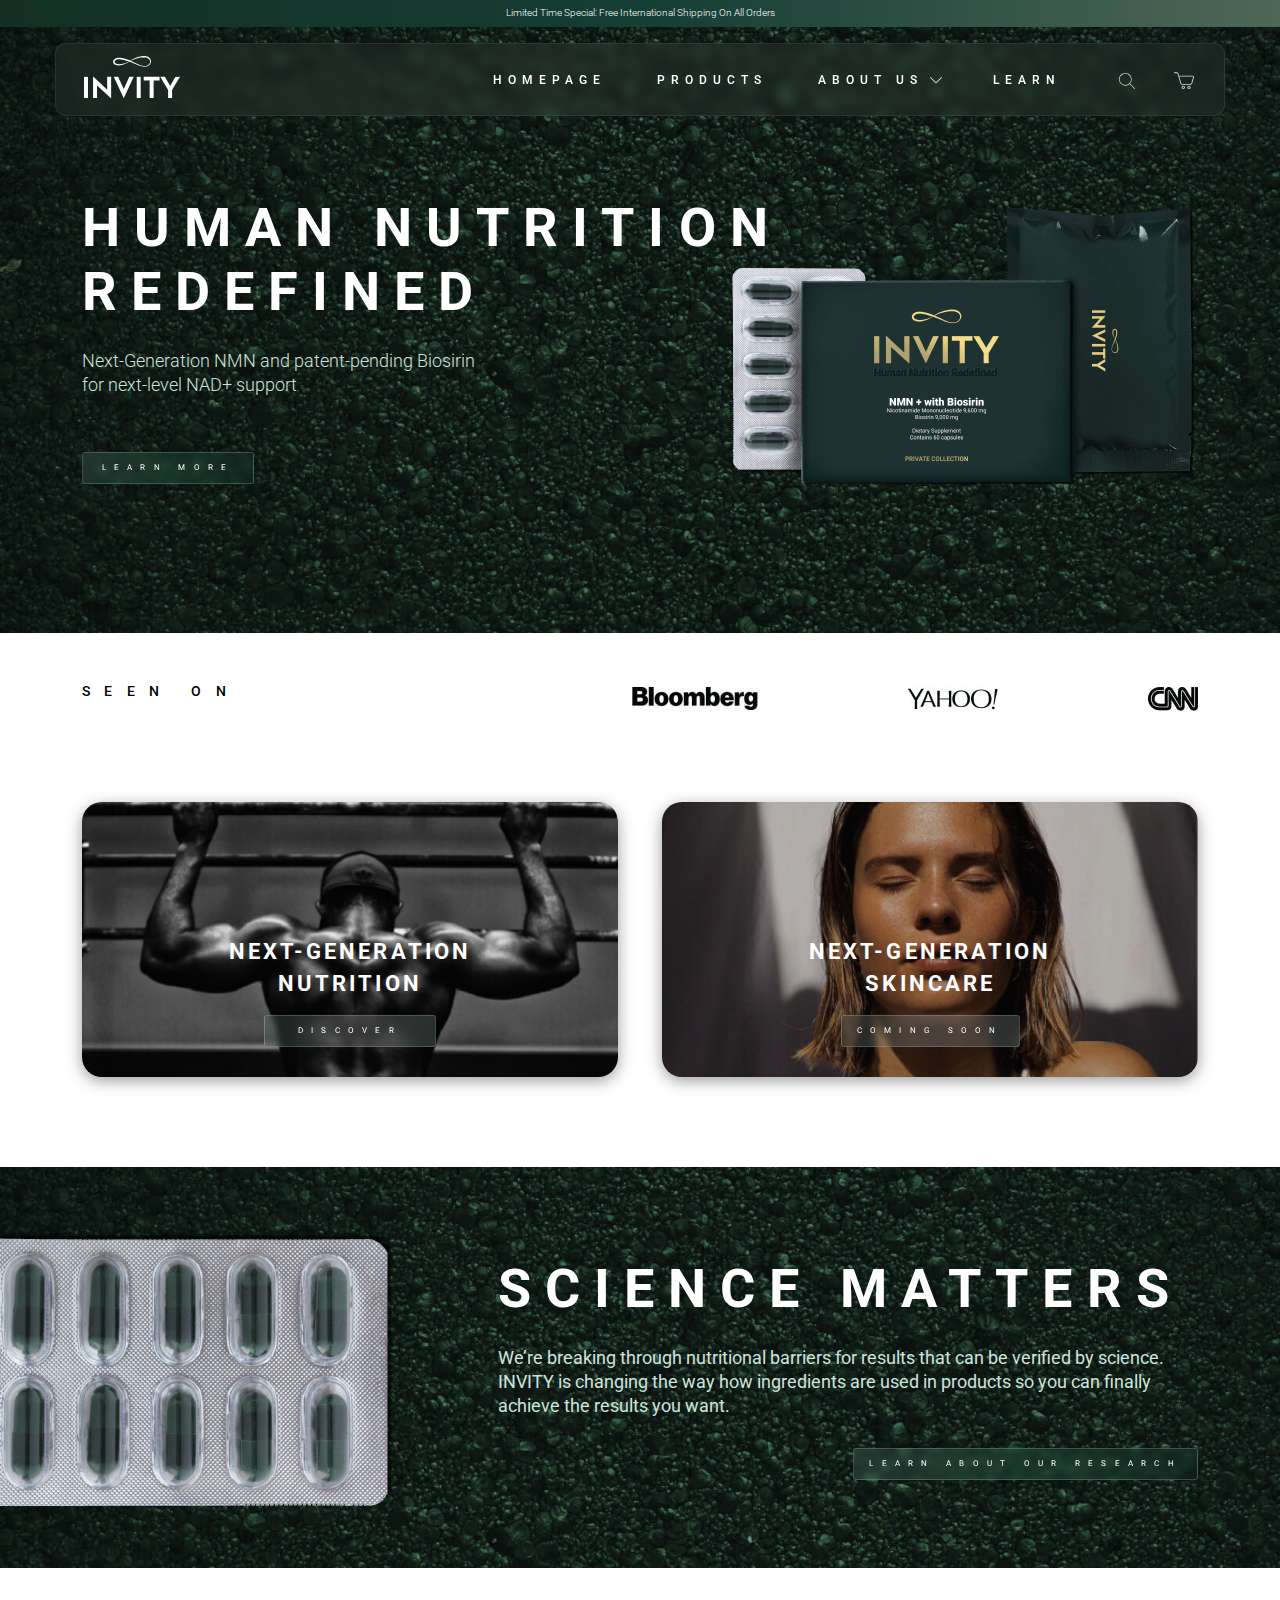
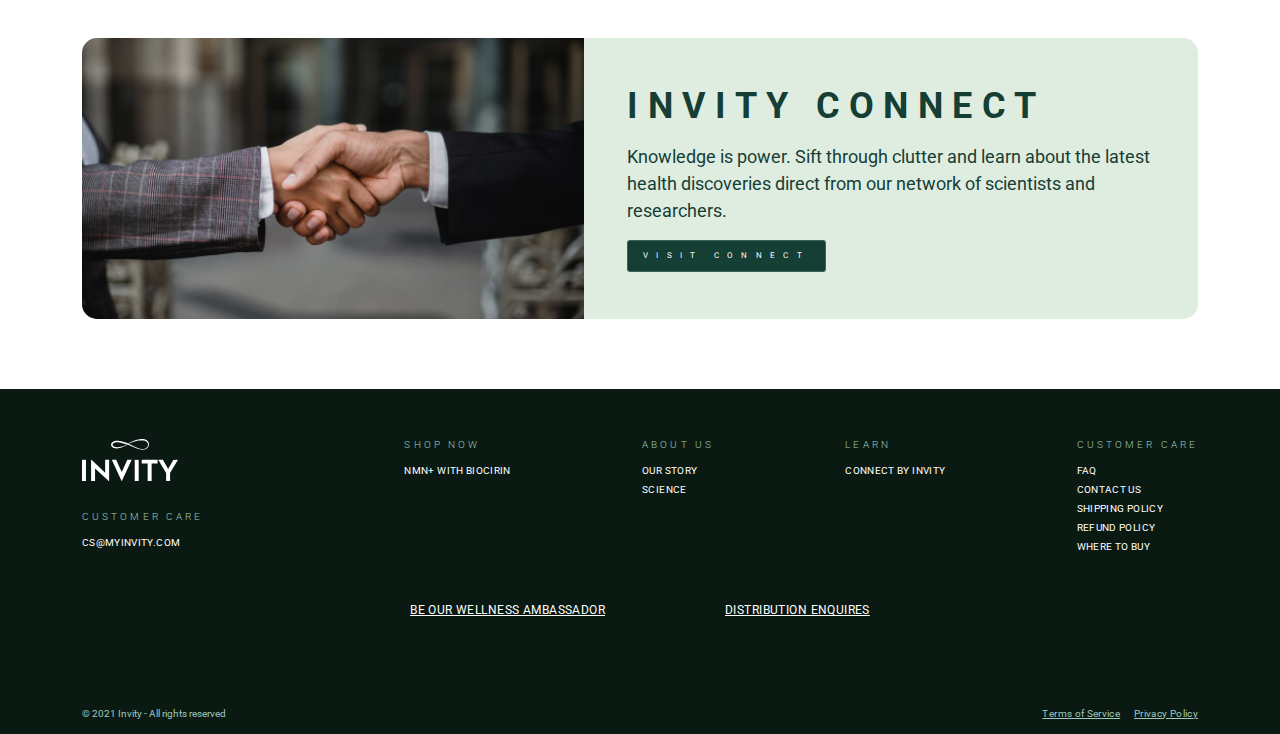
<file: index.html>
<!DOCTYPE html>
<html lang="en">
<head>
    <meta charset="UTF-8">
    <meta http-equiv="X-UA-Compatible" content="IE=edge">
    <meta name="viewport" content="width=device-width, initial-scale=1.0">

    <meta property="og:title" content="Next-Generation NMN and patent-pending Biosirin for next-level NAD+ support" />
    <meta property="og:description" content="We’re breaking through nutritional barriers for results that can be verified by science. INVITY is changing the way how ingredients are used in products so you can finally achieve the results you want." />
    <meta property="og:image" content="https://invity.com/img/og-image.jpg" />
    <meta property="og:image:width" content="1000" />
    <meta property="og:image:height" content="534" />
    <meta property="og:url" content="https://invity.com" />
    <meta property="og:type" content="website" />
    <meta property="og:locale" content="en_US" />

    <link rel="stylesheet" href="css/bootstrap-grid-reboot.min.css">
    <link rel="preconnect" href="https://fonts.gstatic.com">
    <link href="https://fonts.googleapis.com/css2?family=Roboto:ital,wght@0,300;0,400;0,500;0,700;0,900;1,300;1,400&display=swap" rel="stylesheet">
    <link rel="stylesheet" href="css/main.css">
    <link rel="stylesheet" href="css/media.css">
    <title>Human nutrition redefined</title>
</head>
<body class="main">
    <header class="header-main">
        <div class="main-special">
            <div class="container">
                <a href="#" class="main-special__link">
                    Limited Time Special: Free International Shipping On All Orders
                </a>
            </div>
        </div>
        <nav class="nav nav_main">
            <div class="container">
                <div class="nav-wrapper">
                    <button class="navbar-toggler" id="navbarToggler" type="button">
                        <span class="navbar-toggler-icon"></span>
                        <span class="navbar-toggler-icon"></span>
                        <span class="navbar-toggler-icon"></span>
                    </button>

                    <a href="index.html" class="brand-logo"><img width="96" height="42" src="img/logo.svg" alt="Invity">Invity</a>

                    <ul class="nav__menu" id="navMenu">
                        <li><a href="index.html">Homepage</a></li>
                        <li><a href="product.html">Products</a></li>
                        <li>
                            <a href="#" class="nav__menu-dropdown">About us</a>
                            <ul class="nav__menu-dropdown-content">
                                <li><a href="about-company.html">Company</a></li>
                                <li><a href="about-science.html">Science</a></li>
                            </ul>
                        </li>
                        <li><a href="learn.html">Learn</a></li>
                    </ul>
                    <div class="nav-btn-wrapper">
                        <button type="button" class="nav-svg nav-search" id="navSearch">
                            Search
                            <svg width="16" height="16" viewBox="0 0 16 16" xmlns="http://www.w3.org/2000/svg">
                                <path d="M15.9026 15.4308L11.0346 10.5628C12.0452 9.44011 12.6666 7.96011 12.6666 6.33342C12.6666 2.84141 9.82525 6.10352e-05 6.33327 6.10352e-05C2.84129 6.10352e-05 0 2.84141 0 6.33342C0 9.82542 2.84133 12.6668 6.3333 12.6668C7.95995 12.6668 9.43994 12.0454 10.5626 11.0341L15.4306 15.9021C15.4959 15.9675 15.5812 16.0001 15.6666 16.0001C15.7519 16.0001 15.8372 15.9675 15.9026 15.9028C16.0326 15.7721 16.0326 15.5614 15.9026 15.4308ZM6.3333 12.0001C3.20867 12.0001 0.666683 9.45811 0.666683 6.33345C0.666683 3.20879 3.20864 0.66675 6.3333 0.66675C9.45797 0.66675 11.9999 3.20876 11.9999 6.33342C11.9999 9.45808 9.45794 12.0001 6.3333 12.0001Z" class="svg-fill"/>
                            </svg>                                
                        </button>
                        <form class="visually-hidden">
                            <input type="text" name="search" placeholder="Search product">
                            <button type="submit" class="search-submit">Search</button>
                        </form>
                        <a href="#" class="nav-svg nav-cart" id="navCart">
                            Cart
                            <svg width="20" height="17" viewBox="0 0 20 17" xmlns="http://www.w3.org/2000/svg">
                                <path d="M16.1775 12.8334H8.34167C7.4125 12.8334 6.58917 12.2109 6.34083 11.3201L3.69167 2.0734C3.54167 1.5384 3.04917 1.16674 2.49167 1.16674H0.416667C0.186667 1.16674 0 0.980071 0 0.750071C0 0.520071 0.186667 0.333405 0.416667 0.333405H2.49167C3.42083 0.333405 4.24417 0.955904 4.4925 1.84674L5.015 3.66674H18.7492C19.1483 3.66674 19.5142 3.85007 19.7517 4.17007C19.99 4.49007 20.0608 4.8934 19.9458 5.27507L18.1533 11.4001C17.865 12.2634 17.0725 12.8334 16.1775 12.8334ZM5.25333 4.50007L7.1425 11.0934C7.29167 11.6284 7.78417 12.0001 8.34167 12.0001H16.1775C16.7058 12.0001 17.1908 11.6509 17.3575 11.1517L19.1483 5.03674C19.1867 4.90924 19.1625 4.77507 19.0833 4.6684C19.0042 4.5609 18.8825 4.50007 18.7492 4.50007H5.25333Z" class="svg-fill"/>
                                <path d="M14.9999 17.0001C14.0808 17.0001 13.3333 16.2526 13.3333 15.3334C13.3333 14.4142 14.0808 13.6667 14.9999 13.6667C15.9191 13.6667 16.6666 14.4142 16.6666 15.3334C16.6666 16.2526 15.9191 17.0001 14.9999 17.0001ZM14.9999 14.5001C14.5399 14.5001 14.1666 14.8742 14.1666 15.3334C14.1666 15.7926 14.5399 16.1667 14.9999 16.1667C15.4599 16.1667 15.8333 15.7926 15.8333 15.3334C15.8333 14.8742 15.4599 14.5001 14.9999 14.5001Z" class="svg-fill"/>
                                <path d="M9.28581 17.0001C8.36664 17.0001 7.61914 16.2526 7.61914 15.3334C7.61914 14.4142 8.36664 13.6667 9.28581 13.6667C10.205 13.6667 10.9525 14.4142 10.9525 15.3334C10.9525 16.2526 10.205 17.0001 9.28581 17.0001ZM9.28581 14.5001C8.82581 14.5001 8.45247 14.8742 8.45247 15.3334C8.45247 15.7926 8.82581 16.1667 9.28581 16.1667C9.74581 16.1667 10.1191 15.7926 10.1191 15.3334C10.1191 14.8742 9.74581 14.5001 9.28581 14.5001Z" class="svg-fill"/>
                            </svg>
                        </a>
                    </div>
                </div>
            </div>
        </nav>
        <div class="container">
            <div class="offer">
                <div class="offer-img">
                    <img src="img/header-product-img.png" alt="Invity Product">
                </div>

                <h1>
                    Human nutrition redefined
                </h1>
                <p>
                    Next-Generation NMN and patent-pending Biosirin for next-level NAD+ support
                </p>

                <a href="#" class="btn btn-blur">Learn more</a>
            </div>
        </div>
    </header>

    <main>
        <section class="see-on" id="seeOn">
            <div class="container">
                <div class="see-on__wrapper">
                    <h4>Seen on</h4>
                    <ul class="see-on__list">
                        <li>
                            <a href="#">
                                <img src="img/partner1.jpg" alt="Bloomberg">
                            </a>
                        </li>
                        <li>
                            <a href="#">
                                <img src="img/partner2.jpg" alt="Yahoo!">
                            </a>
                        </li>
                        <li>
                            <a href="#">
                                <img src="img/partner3.jpg" alt="CNN">
                            </a>
                        </li>
                    </ul>
                </div>
            </div>
        </section>

        <section class="gen" id="gen">
            <div class="container">
                <div class="gen-wrapper">
                    <div class="gen__card">
                        <img src="img/img1.jpg">
                        <div class="gen__card-call">
                            <h4>
                                NEXT-GENERATION NUTRITION
                            </h4>
                            <a href="#" class="btn btn-blur">Discover</a>
                        </div>
                    </div>

                    <div class="gen__card">
                        <img src="img/img2.jpg">
                        <div class="gen__card-call">
                            <h4>
                                NEXT-GENERATION SKINCARE
                            </h4>
                            <a href="#" class="btn btn-blur">Coming soon</a>
                        </div>
                    </div>
                </div>
            </div>
        </section>

        <section class="science" id="science">
            <div class="container">
                <div class="science-wrapper">
                    <h2>science matters</h2>
                    <p>We’re breaking through nutritional barriers for results that can be verified by science. INVITY is changing the way how ingredients are used in products so you can finally achieve the results you want.</p>

                    <a href="#" class="btn btn-blur">Learn about our research</a>
                </div>
            </div>
        </section>

        <section class="connect" id="connect">
            <div class="container">
                <div class="connect__card">
                    <img src="img/img3.jpg" alt="INVITY CONNECT">
                    <div class="connect__card-content">
                        <h3>INVITY CONNECT</h3>
                        <p>
                            Knowledge is power. Sift through clutter and learn about the latest health discoveries direct from our network of scientists and researchers.
                        </p>
                        <a href="learn.html" class="btn">Visit connect</a>
                    </div>
                </div>
            </div>
        </section>

    </main>

    <footer>
        <div class="container">
            <div class="footer-wrapper">
                <div class="footer__logo footer__area1">
                    <a href="#" class="brand-logo"><img width="96" height="42" src="img/logo.svg" alt="Invity">Invity</a>
                </div>

                <div class="footer__item footer__area2">
                    <h5>Customer care</h5>
                    <a href="#">cs@myinvity.com</a>
                </div>

                <div class="footer__item footer__area3">
                    <h5>Shop now</h5>
                    <a href="#">nmn+ with Biocirin</a>
                </div>

                <div class="footer__item footer__area4">
                    <h5>About us</h5>
                    <a href="about-company.html">Our story</a>
                    <a href="about-science.html">Science</a>
                </div>

                <div class="footer__item footer__area5">
                    <h5>Learn</h5>
                    <a href="learn.html">Connect by invity</a>
                </div>

                <div class="footer__item footer__area6">
                    <h5>Customer care</h5>
                    <a href="#">faq</a>
                    <a href="#">contact us</a>
                    <a href="#">shipping policy</a>
                    <a href="#">refund policy</a>
                    <a href="#">where to buy</a>
                </div>
            </div>
        </div>

        <div class="container">
            <div class="footer__line">
                <a href="#">be our wellness ambassador</a>
                <a href="#">distribution enquires</a>
            </div>

            <div class="footer__copy">
                <span>© 2021 Invity - All rights reserved</span>

                <ul>
                    <li><a href="#">Terms of Service</a></li>
                    <li><a href="#">Privacy Policy</a></li>
                </ul>
            </div>
        </div>
    </footer>
    
    <script src="js/main.js"></script>
</body>
</html>
</file>
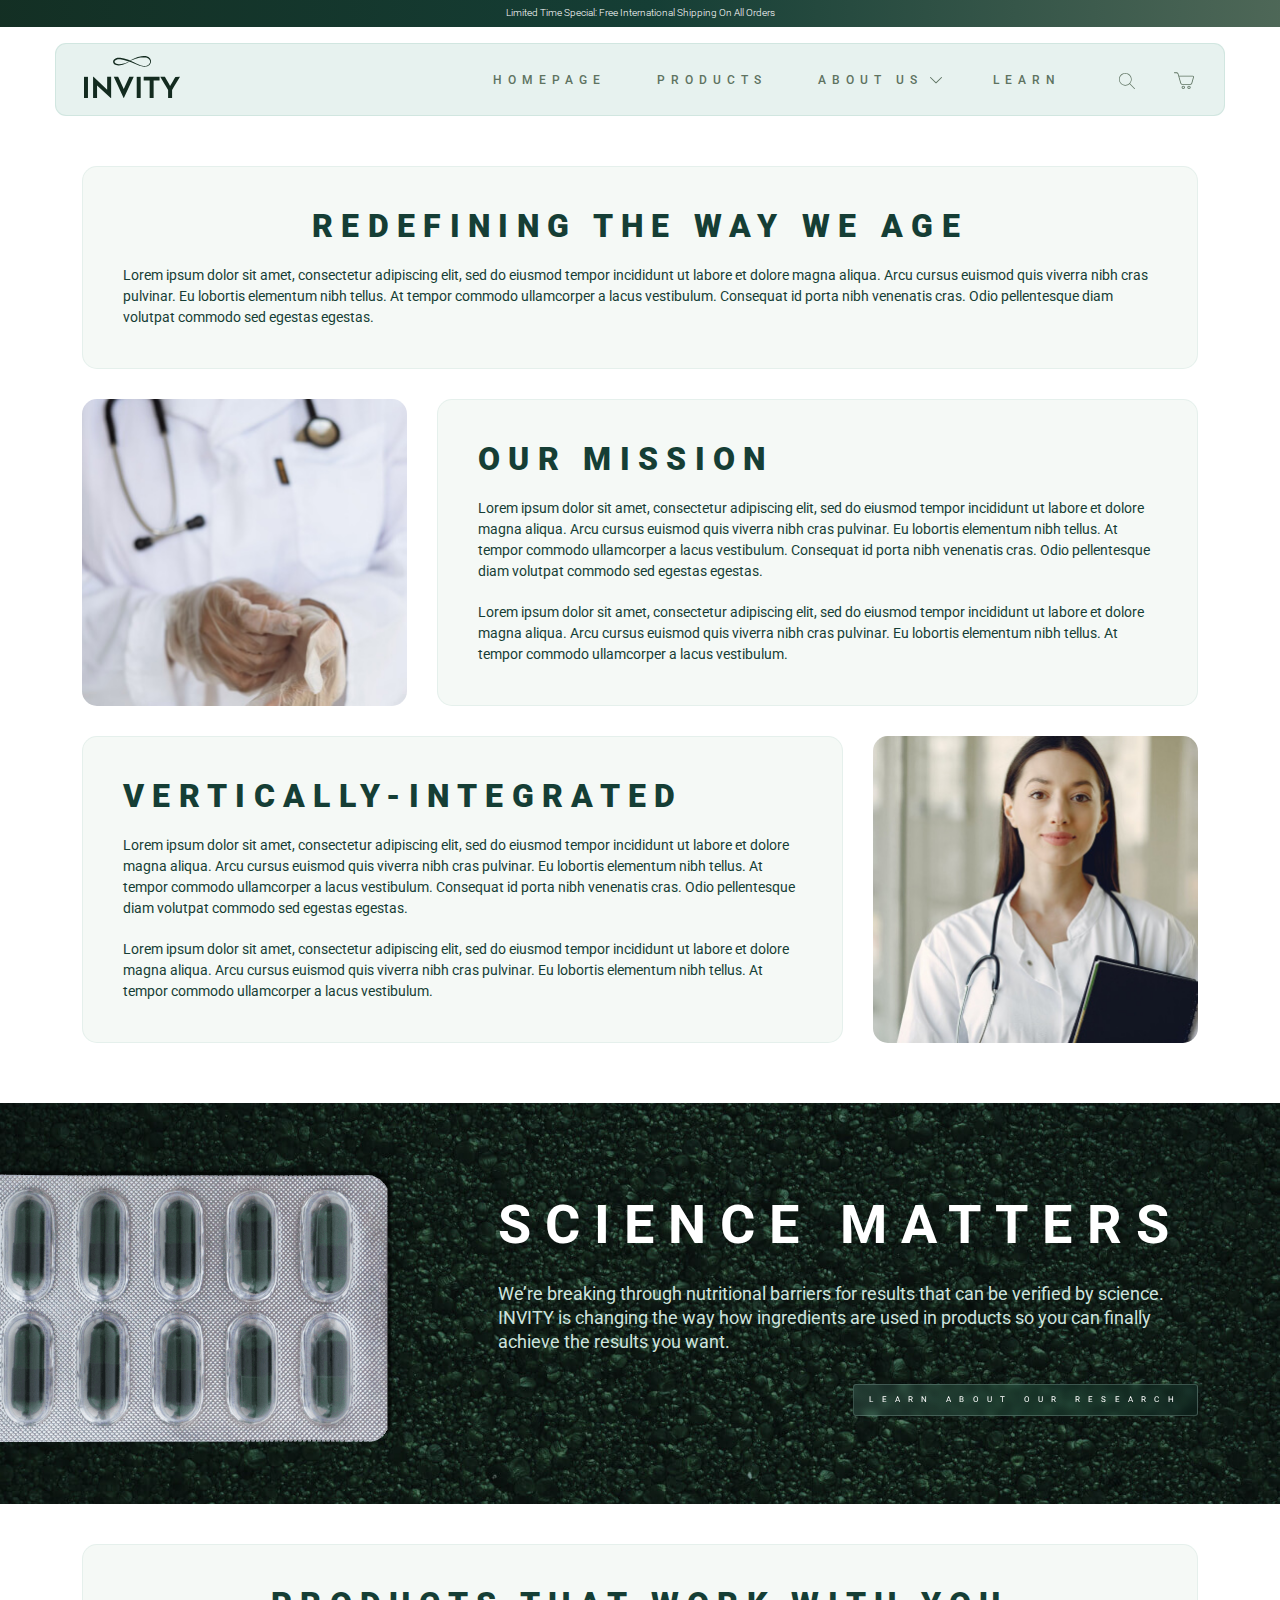
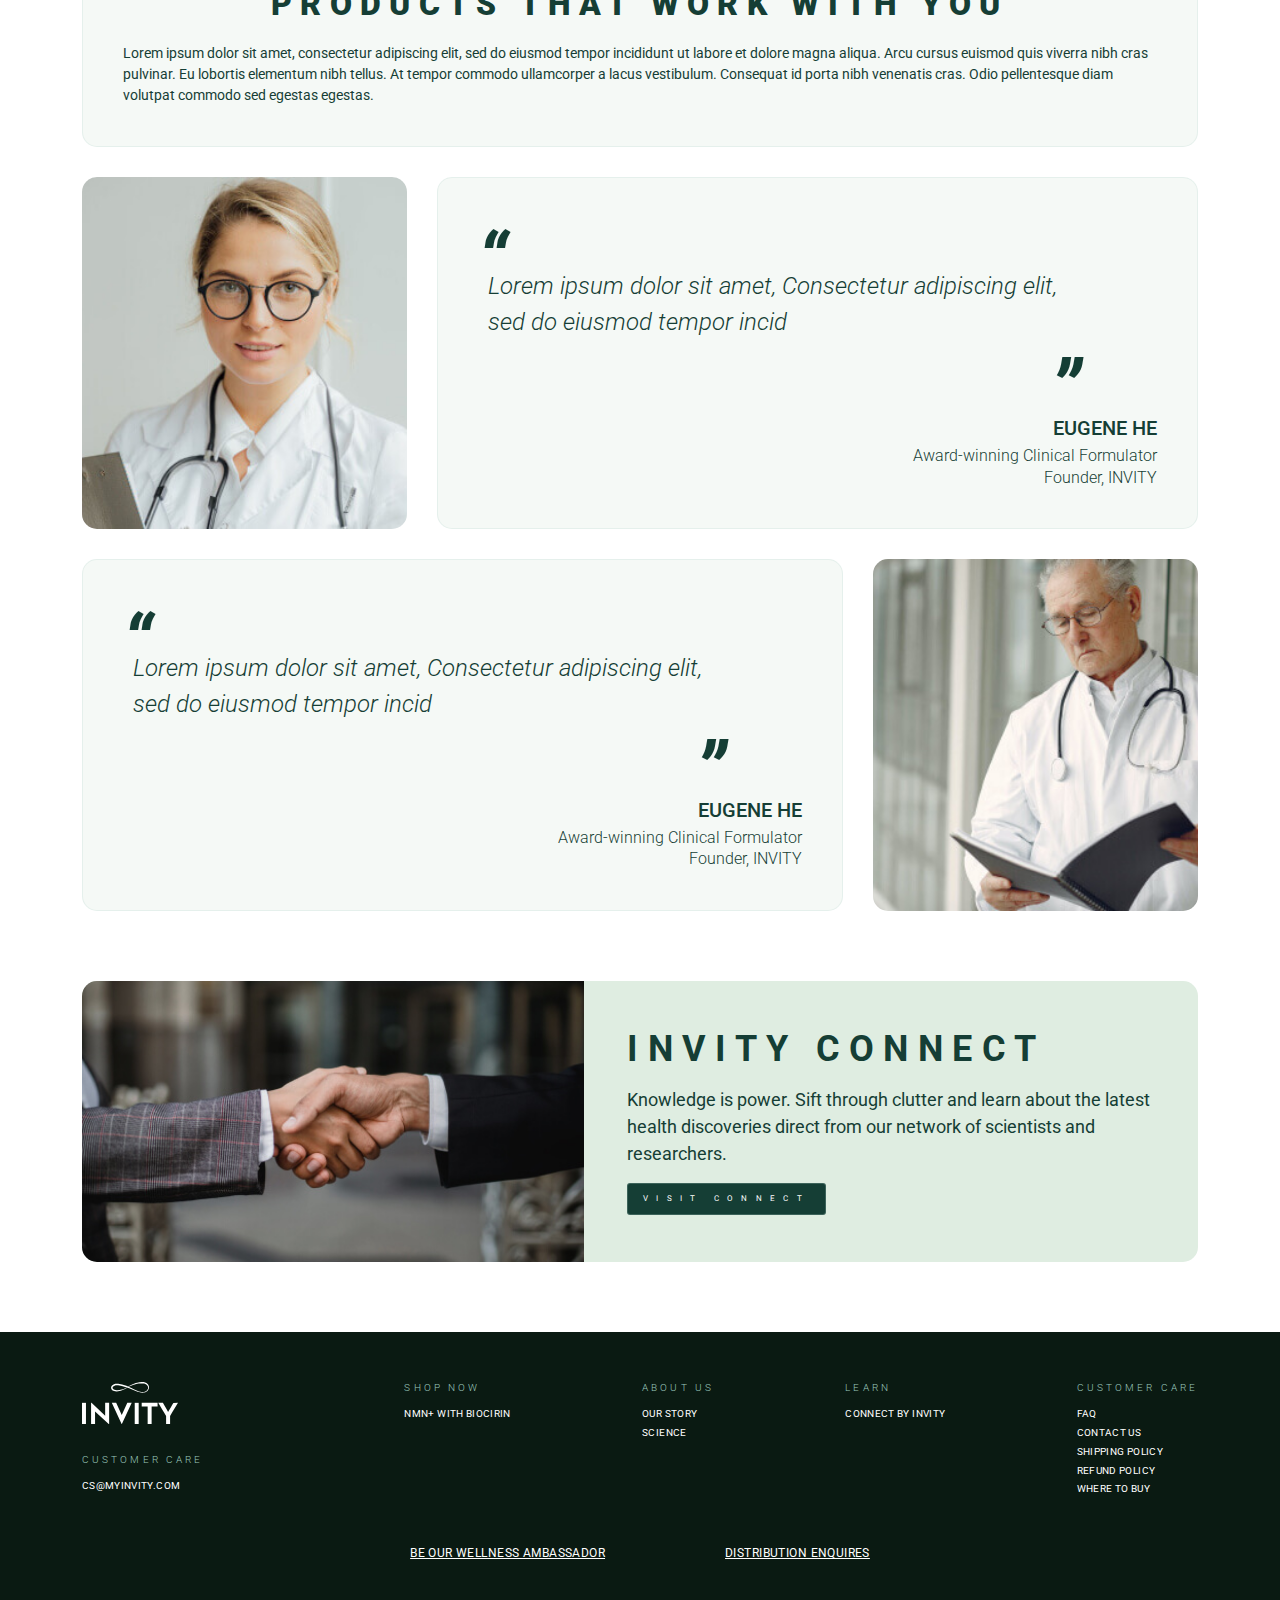
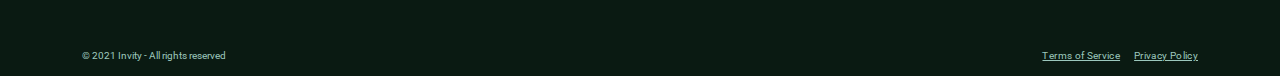
<file: about-company.html>
<!DOCTYPE html>
<html lang="en">
<head>
    <meta charset="UTF-8">
    <meta http-equiv="X-UA-Compatible" content="IE=edge">
    <meta name="viewport" content="width=device-width, initial-scale=1.0">

    <meta property="og:title" content="Next-Generation NMN and patent-pending Biosirin for next-level NAD+ support" />
    <meta property="og:description" content="We’re breaking through nutritional barriers for results that can be verified by science. INVITY is changing the way how ingredients are used in products so you can finally achieve the results you want." />
    <meta property="og:image" content="https://invity.com/img/og-image.jpg" />
    <meta property="og:image:width" content="1000" />
    <meta property="og:image:height" content="534" />
    <meta property="og:url" content="https://invity.com" />
    <meta property="og:type" content="website" />
    <meta property="og:locale" content="en_US" />

    <link rel="stylesheet" href="css/bootstrap-grid-reboot.min.css">
    <link rel="preconnect" href="https://fonts.gstatic.com">
    <link href="https://fonts.googleapis.com/css2?family=Roboto:ital,wght@0,300;0,400;0,500;0,700;0,900;1,300;1,400&display=swap" rel="stylesheet">
    <link rel="stylesheet" href="css/main.css">
    <link rel="stylesheet" href="css/media.css">
    <title>Human nutrition redefined</title>
</head>
<body>
    <header>
        <div class="main-special">
            <div class="container">
                <a href="#" class="main-special__link">
                    Limited Time Special: Free International Shipping On All Orders
                </a>
            </div>
        </div>
        <nav class="nav">
            <div class="container">
                <div class="nav-wrapper">
                    <button class="navbar-toggler" id="navbarToggler" type="button">
                        <span class="navbar-toggler-icon"></span>
                        <span class="navbar-toggler-icon"></span>
                        <span class="navbar-toggler-icon"></span>
                    </button>

                    <a href="index.html" class="brand-logo"><img width="96" height="42" src="img/logo-dark.svg" alt="Invity">Invity</a>

                    <ul class="nav__menu" id="navMenu">
                        <li><a href="index.html">Homepage</a></li>
                        <li><a href="product.html">Products</a></li>
                        <li>
                            <a href="#" class="nav__menu-dropdown">About us</a>
                            <ul class="nav__menu-dropdown-content">
                                <li><a href="about-company.html">Company</a></li>
                                <li><a href="about-science.html">Science</a></li>
                            </ul>
                        </li>
                        <li><a href="learn.html">Learn</a></li>
                    </ul>
                    <div class="nav-btn-wrapper">
                        <button type="button" class="nav-svg nav-search" id="navSearch">
                            Search

                            <svg width="16" height="16" viewBox="0 0 16 16" xmlns="http://www.w3.org/2000/svg">
                                <path d="M15.9026 15.4308L11.0346 10.5628C12.0452 9.44011 12.6666 7.96011 12.6666 6.33342C12.6666 2.84141 9.82525 6.10352e-05 6.33327 6.10352e-05C2.84129 6.10352e-05 0 2.84141 0 6.33342C0 9.82542 2.84133 12.6668 6.3333 12.6668C7.95995 12.6668 9.43994 12.0454 10.5626 11.0341L15.4306 15.9021C15.4959 15.9675 15.5812 16.0001 15.6666 16.0001C15.7519 16.0001 15.8372 15.9675 15.9026 15.9028C16.0326 15.7721 16.0326 15.5614 15.9026 15.4308ZM6.3333 12.0001C3.20867 12.0001 0.666683 9.45811 0.666683 6.33345C0.666683 3.20879 3.20864 0.66675 6.3333 0.66675C9.45797 0.66675 11.9999 3.20876 11.9999 6.33342C11.9999 9.45808 9.45794 12.0001 6.3333 12.0001Z" class="svg-fill"/>
                                </svg>
                                
                        </button>
                        <form class="visually-hidden">
                            <input type="text" name="search" placeholder="Search product">
                            <button type="submit" class="search-submit">Search</button>
                        </form>
                        <a href="#" class="nav-svg nav-cart" id="navCart">
                            Cart
                            <svg width="20" height="17" viewBox="0 0 20 17" xmlns="http://www.w3.org/2000/svg">
                                <path d="M16.1775 12.8334H8.34167C7.4125 12.8334 6.58917 12.2109 6.34083 11.3201L3.69167 2.0734C3.54167 1.5384 3.04917 1.16674 2.49167 1.16674H0.416667C0.186667 1.16674 0 0.980071 0 0.750071C0 0.520071 0.186667 0.333405 0.416667 0.333405H2.49167C3.42083 0.333405 4.24417 0.955904 4.4925 1.84674L5.015 3.66674H18.7492C19.1483 3.66674 19.5142 3.85007 19.7517 4.17007C19.99 4.49007 20.0608 4.8934 19.9458 5.27507L18.1533 11.4001C17.865 12.2634 17.0725 12.8334 16.1775 12.8334ZM5.25333 4.50007L7.1425 11.0934C7.29167 11.6284 7.78417 12.0001 8.34167 12.0001H16.1775C16.7058 12.0001 17.1908 11.6509 17.3575 11.1517L19.1483 5.03674C19.1867 4.90924 19.1625 4.77507 19.0833 4.6684C19.0042 4.5609 18.8825 4.50007 18.7492 4.50007H5.25333Z" class="svg-fill"/>
                                <path d="M14.9999 17.0001C14.0808 17.0001 13.3333 16.2526 13.3333 15.3334C13.3333 14.4142 14.0808 13.6667 14.9999 13.6667C15.9191 13.6667 16.6666 14.4142 16.6666 15.3334C16.6666 16.2526 15.9191 17.0001 14.9999 17.0001ZM14.9999 14.5001C14.5399 14.5001 14.1666 14.8742 14.1666 15.3334C14.1666 15.7926 14.5399 16.1667 14.9999 16.1667C15.4599 16.1667 15.8333 15.7926 15.8333 15.3334C15.8333 14.8742 15.4599 14.5001 14.9999 14.5001Z" class="svg-fill"/>
                                <path d="M9.28581 17.0001C8.36664 17.0001 7.61914 16.2526 7.61914 15.3334C7.61914 14.4142 8.36664 13.6667 9.28581 13.6667C10.205 13.6667 10.9525 14.4142 10.9525 15.3334C10.9525 16.2526 10.205 17.0001 9.28581 17.0001ZM9.28581 14.5001C8.82581 14.5001 8.45247 14.8742 8.45247 15.3334C8.45247 15.7926 8.82581 16.1667 9.28581 16.1667C9.74581 16.1667 10.1191 15.7926 10.1191 15.3334C10.1191 14.8742 9.74581 14.5001 9.28581 14.5001Z" class="svg-fill"/>
                            </svg>
                        </a>
                    </div>
                </div>
            </div>
        </nav>
    </header>

    <main>
        <section class="article article_full">
            <div class="container">
                <div class="article-bg">
                    <h3>REDEFINING THE WAY WE AGE</h3>
                    <p>
                        Lorem ipsum dolor sit amet, consectetur adipiscing elit, sed do eiusmod tempor incididunt ut labore et dolore magna aliqua. Arcu cursus euismod quis viverra nibh cras pulvinar. Eu lobortis elementum nibh tellus. At tempor commodo ullamcorper a lacus vestibulum. Consequat id porta nibh venenatis cras. Odio pellentesque diam volutpat commodo sed egestas egestas.
                    </p>
                </div>
            </div>
        </section>

        <section class="article article_two">
            <div class="container">
                <div class="article-wrapper">
                    <div class="article__img">
                        <img src="img/art-img.jpg">
                    </div>

                    <div class="article-bg">
                        <h3>Our Mission</h3>
                        <p>
                            Lorem ipsum dolor sit amet, consectetur adipiscing elit, sed do eiusmod tempor incididunt ut labore et dolore magna aliqua. Arcu cursus euismod quis viverra nibh cras pulvinar. Eu lobortis elementum nibh tellus. At tempor commodo ullamcorper a lacus vestibulum. Consequat id porta nibh venenatis cras. Odio pellentesque diam volutpat commodo sed egestas egestas.
                        </p>

                        <p>
                            Lorem ipsum dolor sit amet, consectetur adipiscing elit, sed do eiusmod tempor incididunt ut labore et dolore magna aliqua. Arcu cursus euismod quis viverra nibh cras pulvinar. Eu lobortis elementum nibh tellus. At tempor commodo ullamcorper a lacus vestibulum.
                        </p>
                    </div>
                </div>
            </div>
        </section>

        <section class="article article_two">
            <div class="container">
                <div class="article-wrapper">
                    <div class="article-bg">
                        <h3>Vertically-Integrated</h3>
                        <p>
                            Lorem ipsum dolor sit amet, consectetur adipiscing elit, sed do eiusmod tempor incididunt ut labore et dolore magna aliqua. Arcu cursus euismod quis viverra nibh cras pulvinar. Eu lobortis elementum nibh tellus. At tempor commodo ullamcorper a lacus vestibulum. Consequat id porta nibh venenatis cras. Odio pellentesque diam volutpat commodo sed egestas egestas.
                        </p>
    
                        <p>
                            Lorem ipsum dolor sit amet, consectetur adipiscing elit, sed do eiusmod tempor incididunt ut labore et dolore magna aliqua. Arcu cursus euismod quis viverra nibh cras pulvinar. Eu lobortis elementum nibh tellus. At tempor commodo ullamcorper a lacus vestibulum.
                        </p>
                    </div>
                    <div class="article__img">
                        <img src="img/art-img2.jpg">
                    </div>
                </div>
            </div>
        </section>

        <section class="science science_mg" id="science">
            <div class="container">
                <div class="science-wrapper">
                    <h2>science matters</h2>
                    <p>We’re breaking through nutritional barriers for results that can be verified by science. INVITY is changing the way how ingredients are used in products so you can finally achieve the results you want.</p>

                    <a href="learn.html" class="btn btn-blur">Learn about our research</a>
                </div>
            </div>
        </section>

        <section class="article article_full">
            <div class="container">
                <div class="article-bg">
                    <h3>PRODUCTS THAT WORK WITH YOU</h3>
                    <p>
                        Lorem ipsum dolor sit amet, consectetur adipiscing elit, sed do eiusmod tempor incididunt ut labore et dolore magna aliqua. Arcu cursus euismod quis viverra nibh cras pulvinar. Eu lobortis elementum nibh tellus. At tempor commodo ullamcorper a lacus vestibulum. Consequat id porta nibh venenatis cras. Odio pellentesque diam volutpat commodo sed egestas egestas.
                    </p>
                </div>
            </div>
        </section>

        <section class="article article_two">
            <div class="container">
                <div class="article-wrapper">
                    <div class="article__img">
                        <img src="img/art-img3.jpg">
                    </div>

                    <div class="article-bg">
                        <blockquote>
                            <span>“</span>
                            <p>
                                Lorem ipsum dolor sit amet, Consectetur adipiscing elit, sed do eiusmod tempor incid
                            </p>
                            <span>„</span>
                        </blockquote>
                        <div class="q-cite">
                            <span>Eugene He</span>
                            Award-winning Clinical Formulator <br>
                            Founder, INVITY
                        </div>
                    </div>
                </div>
            </div>
        </section>

        <section class="article article_two">
            <div class="container">
                <div class="article-wrapper">
                    <div class="article-bg">
                        <blockquote>
                            <span>“</span>
                            <p>
                                Lorem ipsum dolor sit amet, Consectetur adipiscing elit, sed do eiusmod tempor incid
                            </p>
                            <span>„</span>
                        </blockquote>
                        <div class="q-cite">
                            <span>Eugene He</span>
                            Award-winning Clinical Formulator <br>
                            Founder, INVITY
                        </div>
                    </div>
                    <div class="article__img">
                        <img src="img/art-img4.jpg">
                    </div>
                </div>
            </div>
        </section>

        <section class="connect" id="connect">
            <div class="container">
                <div class="connect__card">
                    <img src="img/img3.jpg" alt="INVITY CONNECT">
                    <div class="connect__card-content">
                        <h3>INVITY CONNECT</h3>
                        <p>
                            Knowledge is power. Sift through clutter and learn about the latest health discoveries direct from our network of scientists and researchers.
                        </p>
                        <a href="#" class="btn">Visit connect</a>
                    </div>
                </div>
            </div>
        </section>
    </main>

    <footer>
        <div class="container">
            <div class="footer-wrapper">
                <div class="footer__logo footer__area1">
                    <a href="#" class="brand-logo"><img width="96" height="42" src="img/logo.svg" alt="Invity">Invity</a>
                </div>

                <div class="footer__item footer__area2">
                    <h5>Customer care</h5>
                    <a href="#">cs@myinvity.com</a>
                </div>

                <div class="footer__item footer__area3">
                    <h5>Shop now</h5>
                    <a href="#">nmn+ with Biocirin</a>
                </div>

                <div class="footer__item footer__area4">
                    <h5>About us</h5>
                    <a href="about-company.html">Our story</a>
                    <a href="about-science.html">Science</a>
                </div>

                <div class="footer__item footer__area5">
                    <h5>Learn</h5>
                    <a href="learn.html">Connect by invity</a>
                </div>

                <div class="footer__item footer__area6">
                    <h5>Customer care</h5>
                    <a href="#">faq</a>
                    <a href="#">contact us</a>
                    <a href="#">shipping policy</a>
                    <a href="#">refund policy</a>
                    <a href="#">where to buy</a>
                </div>
            </div>
        </div>

        <div class="container">
            <div class="footer__line">
                <a href="#">be our wellness ambassador</a>
                <a href="#">distribution enquires</a>
            </div>

            <div class="footer__copy">
                <span>© 2021 Invity - All rights reserved</span>

                <ul>
                    <li><a href="#">Terms of Service</a></li>
                    <li><a href="#">Privacy Policy</a></li>
                </ul>
            </div>
        </div>
    </footer>
    
    <script src="js/main.js"></script>
</body>
</html>
</file>
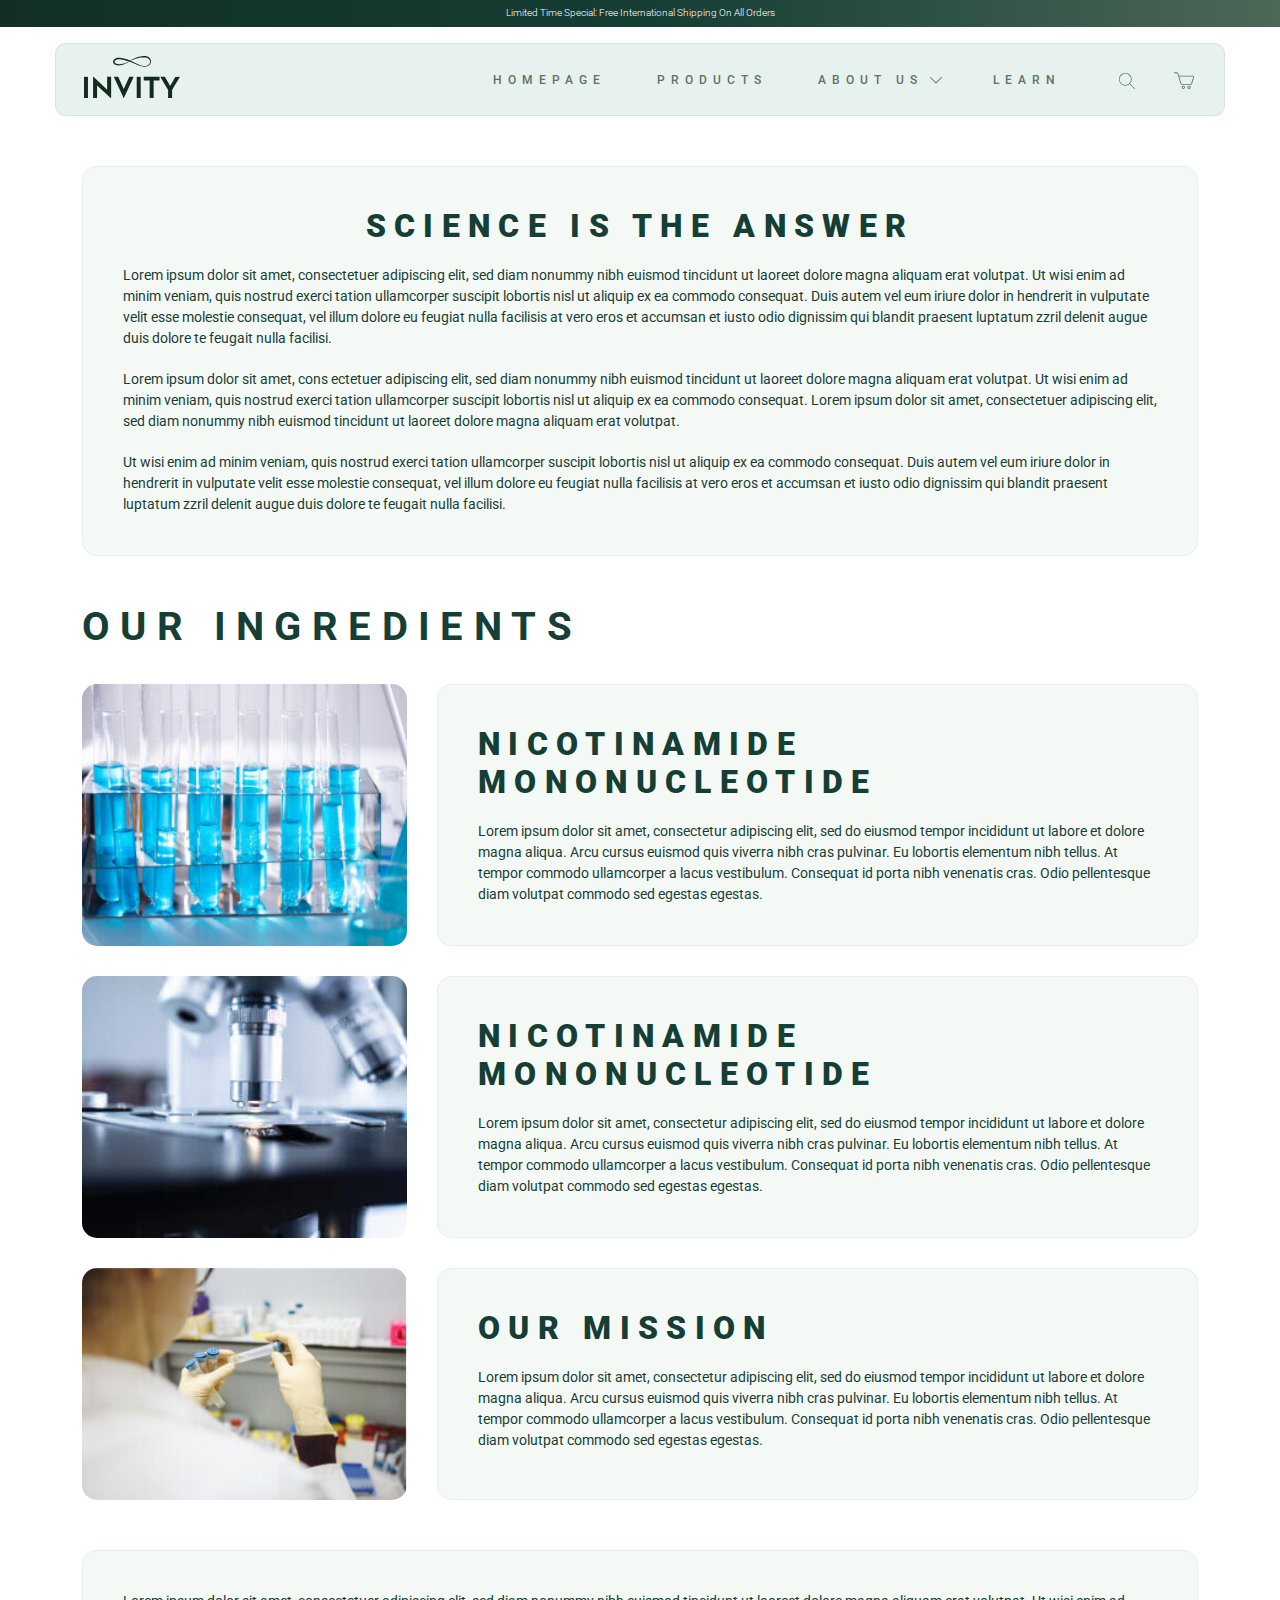
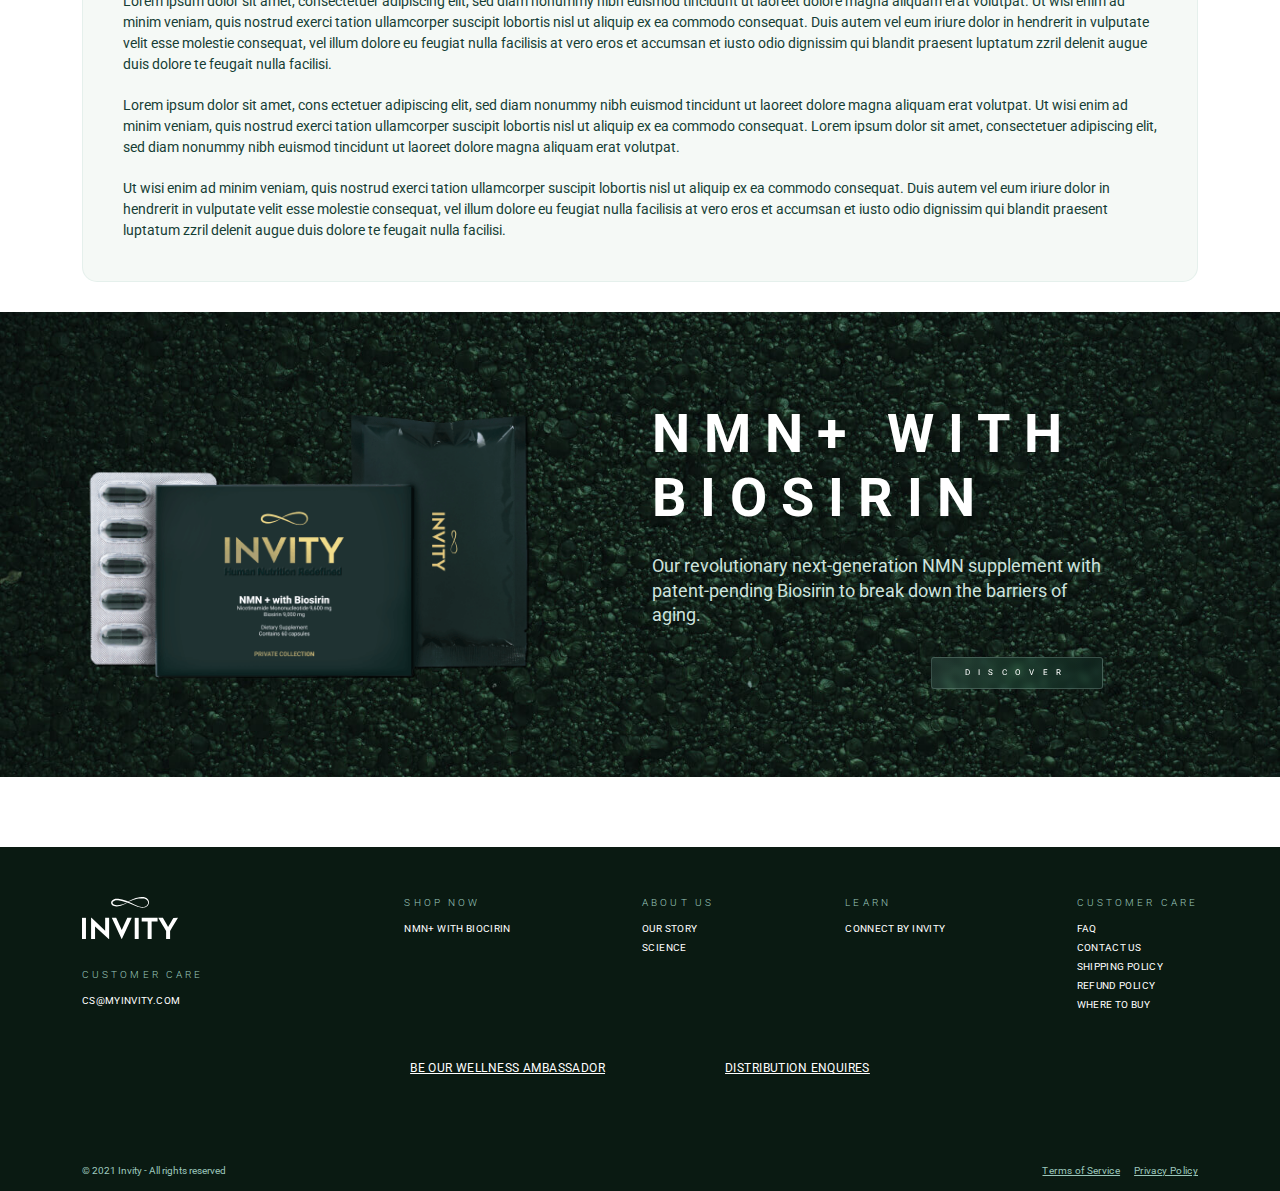
<file: about-science.html>
<!DOCTYPE html>
<html lang="en">
<head>
    <meta charset="UTF-8">
    <meta http-equiv="X-UA-Compatible" content="IE=edge">
    <meta name="viewport" content="width=device-width, initial-scale=1.0">

    <meta property="og:title" content="Next-Generation NMN and patent-pending Biosirin for next-level NAD+ support" />
    <meta property="og:description" content="We’re breaking through nutritional barriers for results that can be verified by science. INVITY is changing the way how ingredients are used in products so you can finally achieve the results you want." />
    <meta property="og:image" content="https://invity.com/img/og-image.jpg" />
    <meta property="og:image:width" content="1000" />
    <meta property="og:image:height" content="534" />
    <meta property="og:url" content="https://invity.com" />
    <meta property="og:type" content="website" />
    <meta property="og:locale" content="en_US" />

    <link rel="stylesheet" href="css/bootstrap-grid-reboot.min.css">
    <link rel="preconnect" href="https://fonts.gstatic.com">
    <link href="https://fonts.googleapis.com/css2?family=Roboto:ital,wght@0,300;0,400;0,500;0,700;0,900;1,300;1,400&display=swap" rel="stylesheet">
    <link rel="stylesheet" href="css/main.css">
    <link rel="stylesheet" href="css/media.css">
    <title>Human nutrition redefined</title>
</head>
<body>
    <header>
        <div class="main-special">
            <div class="container">
                <a href="#" class="main-special__link">
                    Limited Time Special: Free International Shipping On All Orders
                </a>
            </div>
        </div>
        <nav class="nav">
            <div class="container">
                <div class="nav-wrapper">
                    <button class="navbar-toggler" id="navbarToggler" type="button">
                        <span class="navbar-toggler-icon"></span>
                        <span class="navbar-toggler-icon"></span>
                        <span class="navbar-toggler-icon"></span>
                    </button>

                    <a href="index.html" class="brand-logo"><img width="96" height="42" src="img/logo-dark.svg" alt="Invity">Invity</a>

                    <ul class="nav__menu" id="navMenu">
                        <li><a href="index.html">Homepage</a></li>
                        <li><a href="product.html">Products</a></li>
                        <li>
                            <a href="#" class="nav__menu-dropdown">About us</a>
                            <ul class="nav__menu-dropdown-content">
                                <li><a href="about-company.html">Company</a></li>
                                <li><a href="about-science.html">Science</a></li>
                            </ul>
                        </li>
                        <li><a href="learn.html">Learn</a></li>
                    </ul>
                    <div class="nav-btn-wrapper">
                        <button type="button" class="nav-svg nav-search" id="navSearch">
                            Search

                            <svg width="16" height="16" viewBox="0 0 16 16" xmlns="http://www.w3.org/2000/svg">
                                <path d="M15.9026 15.4308L11.0346 10.5628C12.0452 9.44011 12.6666 7.96011 12.6666 6.33342C12.6666 2.84141 9.82525 6.10352e-05 6.33327 6.10352e-05C2.84129 6.10352e-05 0 2.84141 0 6.33342C0 9.82542 2.84133 12.6668 6.3333 12.6668C7.95995 12.6668 9.43994 12.0454 10.5626 11.0341L15.4306 15.9021C15.4959 15.9675 15.5812 16.0001 15.6666 16.0001C15.7519 16.0001 15.8372 15.9675 15.9026 15.9028C16.0326 15.7721 16.0326 15.5614 15.9026 15.4308ZM6.3333 12.0001C3.20867 12.0001 0.666683 9.45811 0.666683 6.33345C0.666683 3.20879 3.20864 0.66675 6.3333 0.66675C9.45797 0.66675 11.9999 3.20876 11.9999 6.33342C11.9999 9.45808 9.45794 12.0001 6.3333 12.0001Z" class="svg-fill"/>
                                </svg>
                                
                        </button>
                        <form class="visually-hidden">
                            <input type="text" name="search" placeholder="Search product">
                            <button type="submit" class="search-submit">Search</button>
                        </form>
                        <a href="#" class="nav-svg nav-cart" id="navCart">
                            Cart
                            <svg width="20" height="17" viewBox="0 0 20 17" xmlns="http://www.w3.org/2000/svg">
                                <path d="M16.1775 12.8334H8.34167C7.4125 12.8334 6.58917 12.2109 6.34083 11.3201L3.69167 2.0734C3.54167 1.5384 3.04917 1.16674 2.49167 1.16674H0.416667C0.186667 1.16674 0 0.980071 0 0.750071C0 0.520071 0.186667 0.333405 0.416667 0.333405H2.49167C3.42083 0.333405 4.24417 0.955904 4.4925 1.84674L5.015 3.66674H18.7492C19.1483 3.66674 19.5142 3.85007 19.7517 4.17007C19.99 4.49007 20.0608 4.8934 19.9458 5.27507L18.1533 11.4001C17.865 12.2634 17.0725 12.8334 16.1775 12.8334ZM5.25333 4.50007L7.1425 11.0934C7.29167 11.6284 7.78417 12.0001 8.34167 12.0001H16.1775C16.7058 12.0001 17.1908 11.6509 17.3575 11.1517L19.1483 5.03674C19.1867 4.90924 19.1625 4.77507 19.0833 4.6684C19.0042 4.5609 18.8825 4.50007 18.7492 4.50007H5.25333Z" class="svg-fill"/>
                                <path d="M14.9999 17.0001C14.0808 17.0001 13.3333 16.2526 13.3333 15.3334C13.3333 14.4142 14.0808 13.6667 14.9999 13.6667C15.9191 13.6667 16.6666 14.4142 16.6666 15.3334C16.6666 16.2526 15.9191 17.0001 14.9999 17.0001ZM14.9999 14.5001C14.5399 14.5001 14.1666 14.8742 14.1666 15.3334C14.1666 15.7926 14.5399 16.1667 14.9999 16.1667C15.4599 16.1667 15.8333 15.7926 15.8333 15.3334C15.8333 14.8742 15.4599 14.5001 14.9999 14.5001Z" class="svg-fill"/>
                                <path d="M9.28581 17.0001C8.36664 17.0001 7.61914 16.2526 7.61914 15.3334C7.61914 14.4142 8.36664 13.6667 9.28581 13.6667C10.205 13.6667 10.9525 14.4142 10.9525 15.3334C10.9525 16.2526 10.205 17.0001 9.28581 17.0001ZM9.28581 14.5001C8.82581 14.5001 8.45247 14.8742 8.45247 15.3334C8.45247 15.7926 8.82581 16.1667 9.28581 16.1667C9.74581 16.1667 10.1191 15.7926 10.1191 15.3334C10.1191 14.8742 9.74581 14.5001 9.28581 14.5001Z" class="svg-fill"/>
                            </svg>
                        </a>
                    </div>
                </div>
            </div>
        </nav>
    </header>

    <main>
        <section class="article article_full">
            <div class="container">
                <div class="article-bg">
                    <h3>SCIENCE IS THE ANSWER</h3>
                    <p>
                        Lorem ipsum dolor sit amet, consectetuer adipiscing elit, sed diam nonummy nibh euismod tincidunt ut laoreet dolore magna aliquam erat volutpat. Ut wisi enim ad minim veniam, quis nostrud exerci tation ullamcorper suscipit lobortis nisl ut aliquip ex ea commodo consequat. Duis autem vel eum iriure dolor in hendrerit in vulputate velit esse molestie consequat, vel illum dolore eu feugiat nulla facilisis at vero eros et accumsan et iusto odio dignissim qui blandit praesent luptatum zzril delenit augue duis dolore te feugait nulla facilisi.
                    </p>
                    <p>
                        Lorem ipsum dolor sit amet, cons ectetuer adipiscing elit, sed diam nonummy nibh euismod tincidunt ut laoreet dolore magna aliquam erat volutpat. Ut wisi enim ad minim veniam, quis nostrud exerci tation ullamcorper suscipit lobortis nisl ut aliquip ex ea commodo consequat.
                        Lorem ipsum dolor sit amet, consectetuer adipiscing elit, sed diam nonummy nibh euismod tincidunt ut laoreet dolore magna aliquam erat volutpat.
                    </p>

                    <p>
                        Ut wisi enim ad minim veniam, quis nostrud exerci tation ullamcorper suscipit lobortis nisl ut aliquip ex ea commodo consequat. Duis autem vel eum iriure dolor in hendrerit in vulputate velit esse molestie consequat, vel illum dolore eu feugiat nulla facilisis at vero eros et accumsan et iusto odio dignissim qui blandit praesent luptatum zzril delenit augue duis dolore te feugait nulla facilisi.
                    </p>
                </div>
            </div>
        </section>

        <section class="article-group">
            <div class="container">
                <h3>
                    OUR INGREDIENTS
                </h3>
            </div>

            <section class="article article_two">
                <div class="container">
                    <div class="article-wrapper">
                        <div class="article__img">
                            <img src="img/art-img5.jpg">
                        </div>
    
                        <div class="article-bg">
                            <h3>Nicotinamide Mononucleotide</h3>
                            <p>
                                Lorem ipsum dolor sit amet, consectetur adipiscing elit, sed do eiusmod tempor incididunt ut labore et dolore magna aliqua. Arcu cursus euismod quis viverra nibh cras pulvinar. Eu lobortis elementum nibh tellus. At tempor commodo ullamcorper a lacus vestibulum. Consequat id porta nibh venenatis cras. Odio pellentesque diam volutpat commodo sed egestas egestas.
                            </p>
                        </div>
                    </div>
                </div>
            </section>

            <section class="article article_two">
                <div class="container">
                    <div class="article-wrapper">
                        <div class="article__img">
                            <img src="img/art-img6.jpg">
                        </div>
    
                        <div class="article-bg">
                            <h3>Nicotinamide Mononucleotide</h3>
                            <p>
                                Lorem ipsum dolor sit amet, consectetur adipiscing elit, sed do eiusmod tempor incididunt ut labore et dolore magna aliqua. Arcu cursus euismod quis viverra nibh cras pulvinar. Eu lobortis elementum nibh tellus. At tempor commodo ullamcorper a lacus vestibulum. Consequat id porta nibh venenatis cras. Odio pellentesque diam volutpat commodo sed egestas egestas.
                            </p>
                        </div>
                    </div>
                </div>
            </section>

            <section class="article article_two">
                <div class="container">
                    <div class="article-wrapper">
                        <div class="article__img">
                            <img src="img/art-img7.jpg">
                        </div>
    
                        <div class="article-bg">
                            <h3>Our Mission</h3>
                            <p>
                                Lorem ipsum dolor sit amet, consectetur adipiscing elit, sed do eiusmod tempor incididunt ut labore et dolore magna aliqua. Arcu cursus euismod quis viverra nibh cras pulvinar. Eu lobortis elementum nibh tellus. At tempor commodo ullamcorper a lacus vestibulum. Consequat id porta nibh venenatis cras. Odio pellentesque diam volutpat commodo sed egestas egestas.
                            </p>
                        </div>
                    </div>
                </div>
            </section>
        </section>

        <section class="article article_full">
            <div class="container">
                <div class="article-bg">
                    <p>
                        Lorem ipsum dolor sit amet, consectetuer adipiscing elit, sed diam nonummy nibh euismod tincidunt ut laoreet dolore magna aliquam erat volutpat. Ut wisi enim ad minim veniam, quis nostrud exerci tation ullamcorper suscipit lobortis nisl ut aliquip ex ea commodo consequat. Duis autem vel eum iriure dolor in hendrerit in vulputate velit esse molestie consequat, vel illum dolore eu feugiat nulla facilisis at vero eros et accumsan et iusto odio dignissim qui blandit praesent luptatum zzril delenit augue duis dolore te feugait nulla facilisi.
                    </p>
                    <p>
                        Lorem ipsum dolor sit amet, cons ectetuer adipiscing elit, sed diam nonummy nibh euismod tincidunt ut laoreet dolore magna aliquam erat volutpat. Ut wisi enim ad minim veniam, quis nostrud exerci tation ullamcorper suscipit lobortis nisl ut aliquip ex ea commodo consequat.
                        Lorem ipsum dolor sit amet, consectetuer adipiscing elit, sed diam nonummy nibh euismod tincidunt ut laoreet dolore magna aliquam erat volutpat.
                    </p>
                    <p>
                        Ut wisi enim ad minim veniam, quis nostrud exerci tation ullamcorper suscipit lobortis nisl ut aliquip ex ea commodo consequat. Duis autem vel eum iriure dolor in hendrerit in vulputate velit esse molestie consequat, vel illum dolore eu feugiat nulla facilisis at vero eros et accumsan et iusto odio dignissim qui blandit praesent luptatum zzril delenit augue duis dolore te feugait nulla facilisi.
                    </p>
                </div>
            </div>
        </section>

        <section class="promo" id="promo">
            <div class="container">
                <div class="row">
                    <div class="col-xxl-4 offset-xxl-1 col-xl-5 offset-xl-0 col-lg-6">
                        <div class="promo-img">
                            <img src="img/header-product-img.png" alt="Invity Product">
                        </div>
                    </div>
                    <div class="col-xxl-5 offset-xxl-1 col-xl-5 offset-xl-1 col-lg-6">
                        <div class="promo-wrapper">
                            <h2>NMN+ with Biosirin</h2>
                            <p>
                                Our revolutionary next-generation NMN supplement with patent-pending Biosirin to break down the barriers of aging.
                            </p>

                            <a href="#" class="btn btn-blur">Discover</a>
                        </div>
                    </div>
                </div>
            </div>
        </section>
    </main>

    <footer>
        <div class="container">
            <div class="footer-wrapper">
                <div class="footer__logo footer__area1">
                    <a href="#" class="brand-logo"><img width="96" height="42" src="img/logo.svg" alt="Invity">Invity</a>
                </div>

                <div class="footer__item footer__area2">
                    <h5>Customer care</h5>
                    <a href="#">cs@myinvity.com</a>
                </div>

                <div class="footer__item footer__area3">
                    <h5>Shop now</h5>
                    <a href="#">nmn+ with Biocirin</a>
                </div>

                <div class="footer__item footer__area4">
                    <h5>About us</h5>
                    <a href="about-company.html">Our story</a>
                    <a href="about-science.html">Science</a>
                </div>

                <div class="footer__item footer__area5">
                    <h5>Learn</h5>
                    <a href="learn.html">Connect by invity</a>
                </div>

                <div class="footer__item footer__area6">
                    <h5>Customer care</h5>
                    <a href="#">faq</a>
                    <a href="#">contact us</a>
                    <a href="#">shipping policy</a>
                    <a href="#">refund policy</a>
                    <a href="#">where to buy</a>
                </div>
            </div>
        </div>

        <div class="container">
            <div class="footer__line">
                <a href="#">be our wellness ambassador</a>
                <a href="#">distribution enquires</a>
            </div>

            <div class="footer__copy">
                <span>© 2021 Invity - All rights reserved</span>

                <ul>
                    <li><a href="#">Terms of Service</a></li>
                    <li><a href="#">Privacy Policy</a></li>
                </ul>
            </div>
        </div>
    </footer>
    
    <script src="js/main.js"></script>
</body>
</html>
</file>
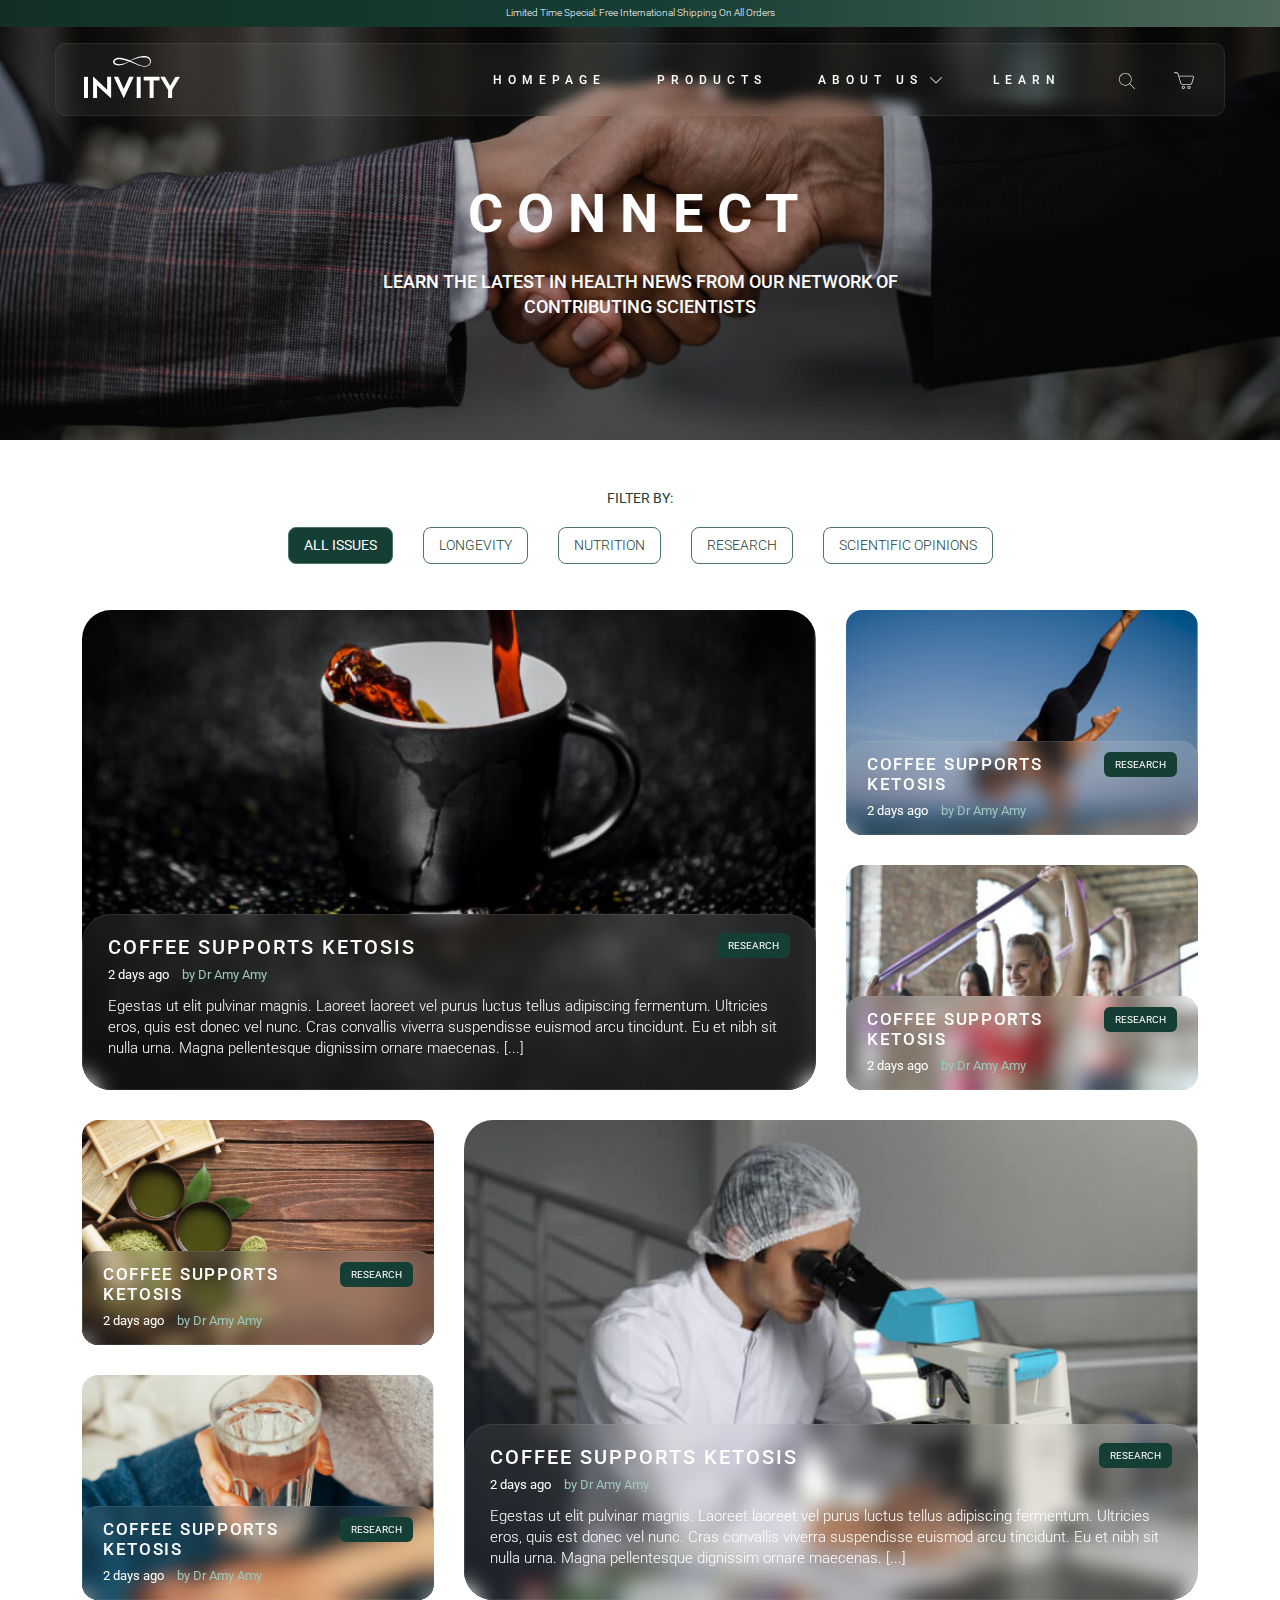
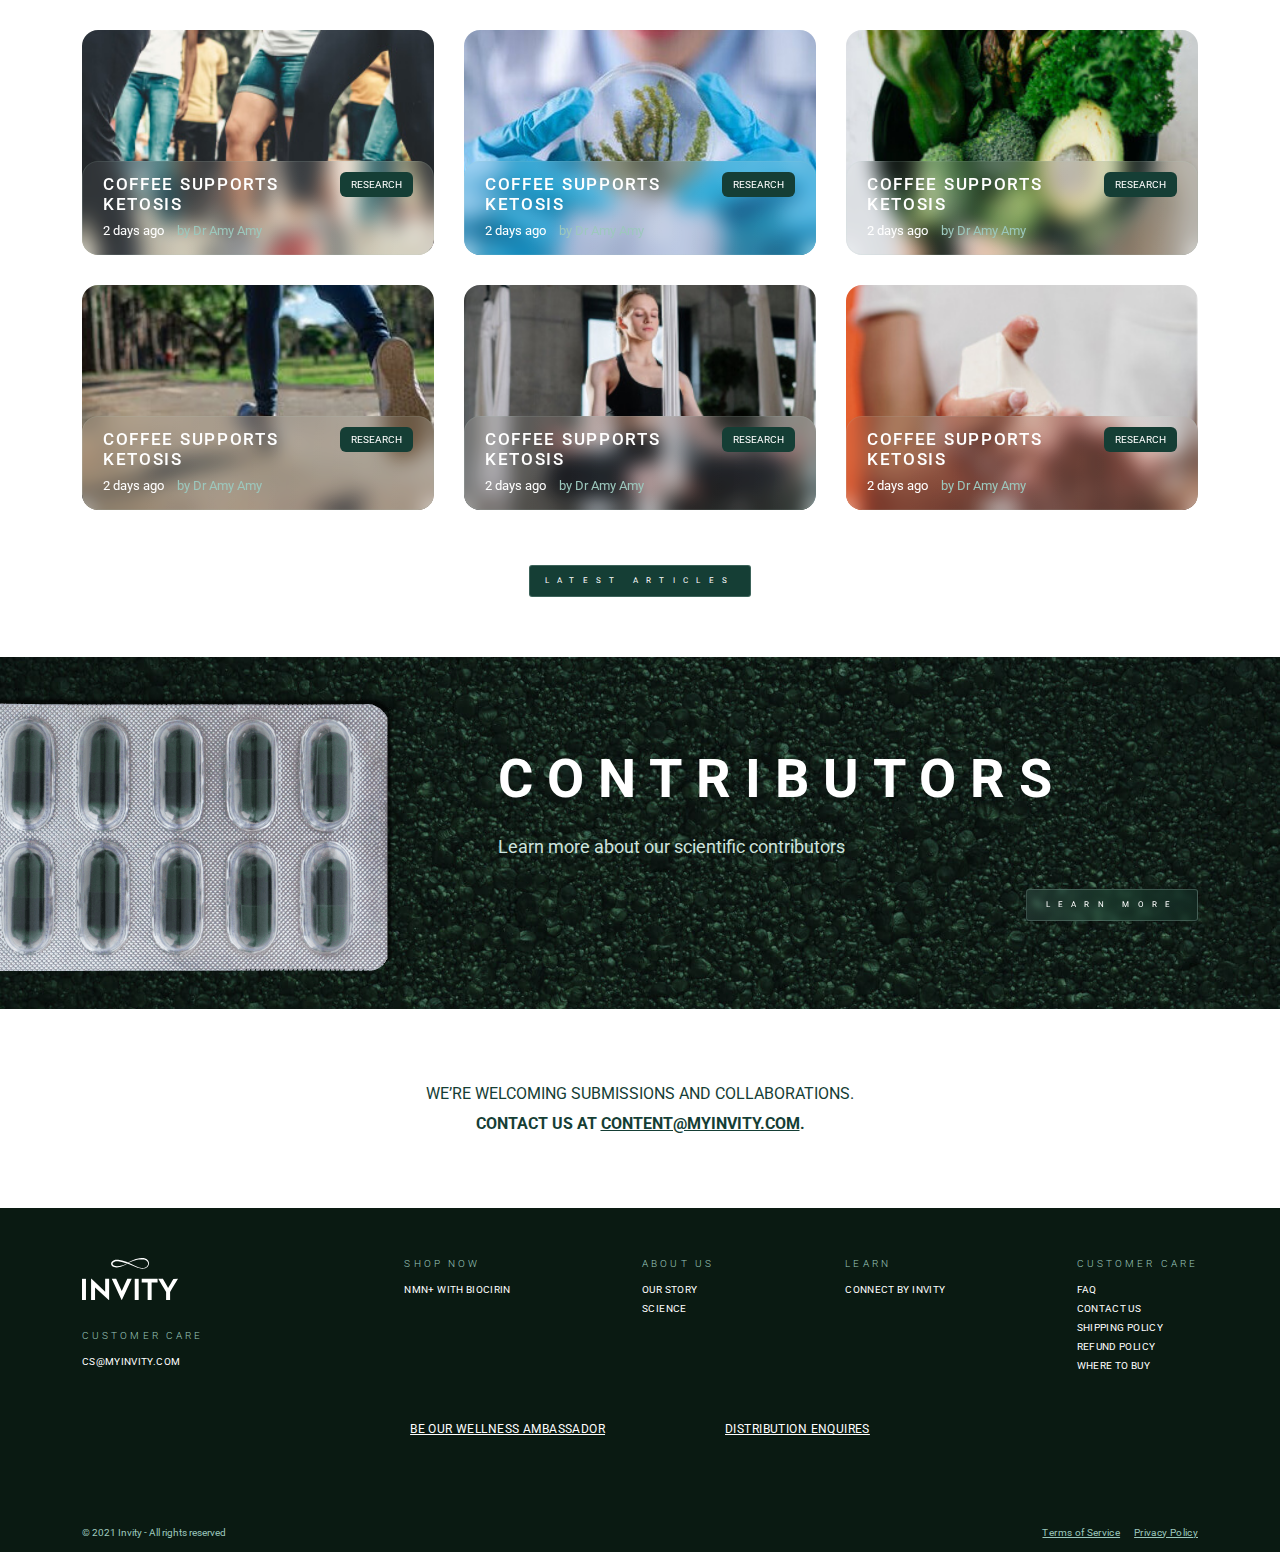
<file: learn.html>
<!DOCTYPE html>
<html lang="en">
<head>
    <meta charset="UTF-8">
    <meta http-equiv="X-UA-Compatible" content="IE=edge">
    <meta name="viewport" content="width=device-width, initial-scale=1.0">

    <meta property="og:title" content="Next-Generation NMN and patent-pending Biosirin for next-level NAD+ support" />
    <meta property="og:description" content="We’re breaking through nutritional barriers for results that can be verified by science. INVITY is changing the way how ingredients are used in products so you can finally achieve the results you want." />
    <meta property="og:image" content="https://invity.com/img/og-image.jpg" />
    <meta property="og:image:width" content="1000" />
    <meta property="og:image:height" content="534" />
    <meta property="og:url" content="https://invity.com" />
    <meta property="og:type" content="website" />
    <meta property="og:locale" content="en_US" />

    <link rel="stylesheet" href="css/bootstrap-grid-reboot.min.css">
    <link rel="preconnect" href="https://fonts.gstatic.com">
    <link href="https://fonts.googleapis.com/css2?family=Roboto:ital,wght@0,300;0,400;0,500;0,700;0,900;1,300;1,400&display=swap" rel="stylesheet">
    <link rel="stylesheet" href="css/main.css">
    <link rel="stylesheet" href="css/media.css">
    <title>Human nutrition redefined</title>
</head>
<body class="learn">
    <header class="header-learn">
        <div class="main-special">
            <div class="container">
                <a href="#" class="main-special__link">
                    Limited Time Special: Free International Shipping On All Orders
                </a>
            </div>
        </div>
        <nav class="nav nav_main">
            <div class="container">
                <div class="nav-wrapper">
                    <button class="navbar-toggler" id="navbarToggler" type="button">
                        <span class="navbar-toggler-icon"></span>
                        <span class="navbar-toggler-icon"></span>
                        <span class="navbar-toggler-icon"></span>
                    </button>

                    <a href="index.html" class="brand-logo"><img width="96" height="42" src="img/logo.svg" alt="Invity">Invity</a>

                    <ul class="nav__menu" id="navMenu">
                        <li><a href="index.html">Homepage</a></li>
                        <li><a href="product.html">Products</a></li>
                        <li>
                            <a href="#" class="nav__menu-dropdown">About us</a>
                            <ul class="nav__menu-dropdown-content">
                                <li><a href="about-company.html">Company</a></li>
                                <li><a href="about-science.html">Science</a></li>
                            </ul>
                        </li>
                        <li><a href="learn.html">Learn</a></li>
                    </ul>
                    <div class="nav-btn-wrapper">
                        <button type="button" class="nav-svg nav-search" id="navSearch">
                            Search
                            <svg width="16" height="16" viewBox="0 0 16 16" xmlns="http://www.w3.org/2000/svg">
                                <path d="M15.9026 15.4308L11.0346 10.5628C12.0452 9.44011 12.6666 7.96011 12.6666 6.33342C12.6666 2.84141 9.82525 6.10352e-05 6.33327 6.10352e-05C2.84129 6.10352e-05 0 2.84141 0 6.33342C0 9.82542 2.84133 12.6668 6.3333 12.6668C7.95995 12.6668 9.43994 12.0454 10.5626 11.0341L15.4306 15.9021C15.4959 15.9675 15.5812 16.0001 15.6666 16.0001C15.7519 16.0001 15.8372 15.9675 15.9026 15.9028C16.0326 15.7721 16.0326 15.5614 15.9026 15.4308ZM6.3333 12.0001C3.20867 12.0001 0.666683 9.45811 0.666683 6.33345C0.666683 3.20879 3.20864 0.66675 6.3333 0.66675C9.45797 0.66675 11.9999 3.20876 11.9999 6.33342C11.9999 9.45808 9.45794 12.0001 6.3333 12.0001Z" class="svg-fill"/>
                            </svg>                                
                        </button>
                        <form class="visually-hidden">
                            <input type="text" name="search" placeholder="Search product">
                            <button type="submit" class="search-submit">Search</button>
                        </form>
                        <a href="#" class="nav-svg nav-cart" id="navCart">
                            Cart
                            <svg width="20" height="17" viewBox="0 0 20 17" xmlns="http://www.w3.org/2000/svg">
                                <path d="M16.1775 12.8334H8.34167C7.4125 12.8334 6.58917 12.2109 6.34083 11.3201L3.69167 2.0734C3.54167 1.5384 3.04917 1.16674 2.49167 1.16674H0.416667C0.186667 1.16674 0 0.980071 0 0.750071C0 0.520071 0.186667 0.333405 0.416667 0.333405H2.49167C3.42083 0.333405 4.24417 0.955904 4.4925 1.84674L5.015 3.66674H18.7492C19.1483 3.66674 19.5142 3.85007 19.7517 4.17007C19.99 4.49007 20.0608 4.8934 19.9458 5.27507L18.1533 11.4001C17.865 12.2634 17.0725 12.8334 16.1775 12.8334ZM5.25333 4.50007L7.1425 11.0934C7.29167 11.6284 7.78417 12.0001 8.34167 12.0001H16.1775C16.7058 12.0001 17.1908 11.6509 17.3575 11.1517L19.1483 5.03674C19.1867 4.90924 19.1625 4.77507 19.0833 4.6684C19.0042 4.5609 18.8825 4.50007 18.7492 4.50007H5.25333Z" class="svg-fill"/>
                                <path d="M14.9999 17.0001C14.0808 17.0001 13.3333 16.2526 13.3333 15.3334C13.3333 14.4142 14.0808 13.6667 14.9999 13.6667C15.9191 13.6667 16.6666 14.4142 16.6666 15.3334C16.6666 16.2526 15.9191 17.0001 14.9999 17.0001ZM14.9999 14.5001C14.5399 14.5001 14.1666 14.8742 14.1666 15.3334C14.1666 15.7926 14.5399 16.1667 14.9999 16.1667C15.4599 16.1667 15.8333 15.7926 15.8333 15.3334C15.8333 14.8742 15.4599 14.5001 14.9999 14.5001Z" class="svg-fill"/>
                                <path d="M9.28581 17.0001C8.36664 17.0001 7.61914 16.2526 7.61914 15.3334C7.61914 14.4142 8.36664 13.6667 9.28581 13.6667C10.205 13.6667 10.9525 14.4142 10.9525 15.3334C10.9525 16.2526 10.205 17.0001 9.28581 17.0001ZM9.28581 14.5001C8.82581 14.5001 8.45247 14.8742 8.45247 15.3334C8.45247 15.7926 8.82581 16.1667 9.28581 16.1667C9.74581 16.1667 10.1191 15.7926 10.1191 15.3334C10.1191 14.8742 9.74581 14.5001 9.28581 14.5001Z" class="svg-fill"/>
                            </svg>
                        </a>
                    </div>
                </div>
            </div>
        </nav>
        <div class="container">
            <div class="offer">
                <h1>
                    CONNECT
                </h1>
                <p>
                    Learn the latest in health news from our network of contributing scientists
                </p>
            </div>
        </div>
    </header>

    <main>
        <section class="blog-filter">
            <div class="container">
                <h4>FILTER BY:</h4>
                <ul class="blog-filter__list">
                    <li>
                        <button class="blog-filter__btn blog-filter__btn_active" type="button">All issues</button>
                    </li>
                    <li>
                        <button class="blog-filter__btn" type="button">Longevity</button>
                    </li>
                    <li>
                        <button class="blog-filter__btn" type="button">Nutrition</button>
                    </li>
                    <li>
                        <button class="blog-filter__btn" type="button">Research</button>
                    </li>
                    <li>
                        <button class="blog-filter__btn" type="button">Scientific Opinions </button>
                    </li>
                </ul>
            </div>
        </section>

        <section class="articles">
            <div class="container">
                <div class="articles__wrapper">
                    <div class="articles__item">
                        <img src="img/photo1.jpg" alt="Coffee Supports Ketosis">

                        <a href="#" class="articles__item-content">
                            <div class="articles__item-line">
                                <span class="articles__item-title">Coffee Supports Ketosis</span>

                                <span class="articles__item-tag">Research</span>
                            </div>

                            <span class="articles__item-time">
                                2 days ago
                            </span>
                            <span class="articles__item-author">
                                by Dr Amy Amy
                            </span>
                            <p>
                                Egestas ut elit pulvinar magnis. Laoreet laoreet vel purus luctus tellus adipiscing fermentum. Ultricies eros, quis est donec vel nunc. Cras convallis viverra suspendisse euismod arcu tincidunt. Eu et nibh sit nulla urna. Magna pellentesque dignissim ornare maecenas. [...]
                            </p>
                        </a>

                    </div>
                    <div class="articles__item">
                        <img src="img/photo2.jpg" alt="">

                        <a href="#" class="articles__item-content">
                            <div class="articles__item-line">
                                <span class="articles__item-title">Coffee Supports Ketosis</span>

                                <span class="articles__item-tag">Research</span>
                            </div>

                            <span class="articles__item-time">
                                2 days ago
                            </span>
                            <span class="articles__item-author">
                                by Dr Amy Amy
                            </span>
                        </a>
                    </div>
                    <div class="articles__item">
                        <img src="img/photo3.jpg" alt="">

                        <a href="#" class="articles__item-content">
                            <div class="articles__item-line">
                                <span class="articles__item-title">Coffee Supports Ketosis</span>

                                <span class="articles__item-tag">Research</span>
                            </div>

                            <span class="articles__item-time">
                                2 days ago
                            </span>
                            <span class="articles__item-author">
                                by Dr Amy Amy
                            </span>
                        </a>
                    </div>

                    <div class="articles__item">
                        <img src="img/photo4.jpg" alt="">

                        <a href="#" class="articles__item-content">
                            <div class="articles__item-line">
                                <span class="articles__item-title">Coffee Supports Ketosis</span>

                                <span class="articles__item-tag">Research</span>
                            </div>

                            <span class="articles__item-time">
                                2 days ago
                            </span>
                            <span class="articles__item-author">
                                by Dr Amy Amy
                            </span>
                        </a>
                    </div>
                    <div class="articles__item">
                        <img src="img/photo5.jpg" alt="">

                        <a href="#" class="articles__item-content">
                            <div class="articles__item-line">
                                <span class="articles__item-title">Coffee Supports Ketosis</span>

                                <span class="articles__item-tag">Research</span>
                            </div>

                            <span class="articles__item-time">
                                2 days ago
                            </span>
                            <span class="articles__item-author">
                                by Dr Amy Amy
                            </span>
                        </a>
                    </div>
                    <div class="articles__item">
                        <img src="img/photo6.jpg" alt="Coffee Supports Ketosis">

                        <a href="#" class="articles__item-content">
                            <div class="articles__item-line">
                                <span class="articles__item-title">Coffee Supports Ketosis</span>

                                <span class="articles__item-tag">Research</span>
                            </div>

                            <span class="articles__item-time">
                                2 days ago
                            </span>
                            <span class="articles__item-author">
                                by Dr Amy Amy
                            </span>
                            <p>
                                Egestas ut elit pulvinar magnis. Laoreet laoreet vel purus luctus tellus adipiscing fermentum. Ultricies eros, quis est donec vel nunc. Cras convallis viverra suspendisse euismod arcu tincidunt. Eu et nibh sit nulla urna. Magna pellentesque dignissim ornare maecenas. [...]
                            </p>
                        </a>

                    </div>

                    <div class="articles__item">
                        <img src="img/photo7.jpg" alt="">

                        <a href="#" class="articles__item-content">
                            <div class="articles__item-line">
                                <span class="articles__item-title">Coffee Supports Ketosis</span>

                                <span class="articles__item-tag">Research</span>
                            </div>

                            <span class="articles__item-time">
                                2 days ago
                            </span>
                            <span class="articles__item-author">
                                by Dr Amy Amy
                            </span>
                        </a>
                    </div>
                    <div class="articles__item">
                        <img src="img/photo8.jpg" alt="">

                        <a href="#" class="articles__item-content">
                            <div class="articles__item-line">
                                <span class="articles__item-title">Coffee Supports Ketosis</span>

                                <span class="articles__item-tag">Research</span>
                            </div>

                            <span class="articles__item-time">
                                2 days ago
                            </span>
                            <span class="articles__item-author">
                                by Dr Amy Amy
                            </span>
                        </a>
                    </div>
                    <div class="articles__item">
                        <img src="img/photo9.jpg" alt="">

                        <a href="#" class="articles__item-content">
                            <div class="articles__item-line">
                                <span class="articles__item-title">Coffee Supports Ketosis</span>

                                <span class="articles__item-tag">Research</span>
                            </div>

                            <span class="articles__item-time">
                                2 days ago
                            </span>
                            <span class="articles__item-author">
                                by Dr Amy Amy
                            </span>
                        </a>
                    </div>
                    <div class="articles__item">
                        <img src="img/photo10.jpg" alt="">

                        <a href="#" class="articles__item-content">
                            <div class="articles__item-line">
                                <span class="articles__item-title">Coffee Supports Ketosis</span>

                                <span class="articles__item-tag">Research</span>
                            </div>

                            <span class="articles__item-time">
                                2 days ago
                            </span>
                            <span class="articles__item-author">
                                by Dr Amy Amy
                            </span>
                        </a>
                    </div>
                    <div class="articles__item">
                        <img src="img/photo11.jpg" alt="">

                        <a href="#" class="articles__item-content">
                            <div class="articles__item-line">
                                <span class="articles__item-title">Coffee Supports Ketosis</span>

                                <span class="articles__item-tag">Research</span>
                            </div>

                            <span class="articles__item-time">
                                2 days ago
                            </span>
                            <span class="articles__item-author">
                                by Dr Amy Amy
                            </span>
                        </a>
                    </div>
                    <div class="articles__item">
                        <img src="img/photo12.jpg" alt="">

                        <a href="#" class="articles__item-content">
                            <div class="articles__item-line">
                                <span class="articles__item-title">Coffee Supports Ketosis</span>

                                <span class="articles__item-tag">Research</span>
                            </div>

                            <span class="articles__item-time">
                                2 days ago
                            </span>
                            <span class="articles__item-author">
                                by Dr Amy Amy
                            </span>
                        </a>
                    </div>
                </div>
            </div>
        </section>

        <section class="articles-latest-btn">
            <a href="#" class="btn">latest articles</a>
        </section>

        <section class="articles-pagination">
            <div class="container">
                <div class="articles-pagination__container">
                    <a href="#" class="articles-pagination__prev pagination_disable">
                        <svg width="6" height="8" viewBox="0 0 6 8" xmlns="http://www.w3.org/2000/svg">
                            <path d="M0.378243 4.47752C-0.126081 4.07716 -0.126081 3.31147 0.378244 2.9111L3.7699 0.218616C4.42526 -0.301645 5.39165 0.165068 5.39165 1.00183L5.39165 6.3868C5.39165 7.22356 4.42526 7.69027 3.7699 7.17001L0.378243 4.47752Z"/>
                        </svg>                                                       
                    </a>
                    <a href="#" class="active">1</a>
                    <a href="#">2</a>
                    <a href="#">3</a>
                    <span class="brake">...</span>
                    <a href="#">6</a>
                    <a href="#" class="articles-pagination__next">
                        <svg width="6" height="9" viewBox="0 0 6 9" xmlns="http://www.w3.org/2000/svg">
                            <path d="M5.01336 3.71681C5.51768 4.11717 5.51768 4.88287 5.01336 5.28323L1.6217 7.97572C0.966344 8.49598 -5.32447e-05 8.02927 -5.32081e-05 7.19251L-5.29727e-05 1.80754C-5.29361e-05 0.970776 0.966345 0.504063 1.6217 1.02432L5.01336 3.71681Z"/>
                        </svg> 
                    </a>
                  </div>
            </div>
        </section>

        <section class="science science_mg" id="science">
            <div class="container">
                <div class="science-wrapper">
                    <h2>Contributors</h2>
                    <p>Learn more about our scientific contributors

                    </p>

                    <a href="#" class="btn btn-blur">LEARN MORE</a>
                </div>
            </div>
        </section>

        <section class="contact-text">
            <div class="container">
                <div class="contact-text__wrapper">
                    <span>We’re welcoming submissions and collaborations.</span>
                    <span class="contact-text__link">Contact us at <a href="mailto:content@myinvity.com">content@myinvity.com</a>.</span> 
                </div>
            </div>
        </section>
    </main>

    <footer>
        <div class="container">
            <div class="footer-wrapper">
                <div class="footer__logo footer__area1">
                    <a href="#" class="brand-logo"><img width="96" height="42" src="img/logo.svg" alt="Invity">Invity</a>
                </div>

                <div class="footer__item footer__area2">
                    <h5>Customer care</h5>
                    <a href="#">cs@myinvity.com</a>
                </div>

                <div class="footer__item footer__area3">
                    <h5>Shop now</h5>
                    <a href="#">nmn+ with Biocirin</a>
                </div>

                <div class="footer__item footer__area4">
                    <h5>About us</h5>
                    <a href="about-company.html">Our story</a>
                    <a href="about-science.html">Science</a>
                </div>

                <div class="footer__item footer__area5">
                    <h5>Learn</h5>
                    <a href="learn.html">Connect by invity</a>
                </div>

                <div class="footer__item footer__area6">
                    <h5>Customer care</h5>
                    <a href="#">faq</a>
                    <a href="#">contact us</a>
                    <a href="#">shipping policy</a>
                    <a href="#">refund policy</a>
                    <a href="#">where to buy</a>
                </div>
            </div>
        </div>

        <div class="container">
            <div class="footer__line">
                <a href="#">be our wellness ambassador</a>
                <a href="#">distribution enquires</a>
            </div>

            <div class="footer__copy">
                <span>© 2021 Invity - All rights reserved</span>

                <ul>
                    <li><a href="#">Terms of Service</a></li>
                    <li><a href="#">Privacy Policy</a></li>
                </ul>
            </div>
        </div>
    </footer>
    
    <script src="js/main.js"></script>
</body>
</html>
</file>
<file: css/main.css>
h1, h2 {
  font-weight: bold;
  font-size: 54px;
  letter-spacing: 0.26em;
  text-transform: uppercase;
  line-height: 119.7%;
  margin-bottom: 24px; }

h3 {
  font-weight: bold;
  font-size: 36px;
  letter-spacing: 0.26em;
  text-transform: uppercase;
  line-height: 119.7%; }

h4 {
  letter-spacing: 1.035em;
  text-transform: uppercase;
  color: #000000;
  font-size: 14px; }

h5 {
  letter-spacing: 0.31em;
  text-transform: uppercase;
  font-weight: 300;
  font-size: 10px;
  line-height: 119.7%;
  color: #9CC8BD; }

body {
  font-family: 'Roboto', sans-serif;
  font-size: 18px; }

a {
  color: inherit;
  text-decoration: none; }
  a:hover {
    color: inherit; }

main {
  margin-top: 50px; }

.btn {
  font-family: Roboto;
  height: 32px;
  background-color: #153E35;
  color: #fff;
  font-size: 8px;
  letter-spacing: 1.035em;
  text-transform: uppercase;
  min-width: 172px;
  padding: 0 15px;
  display: -webkit-box;
  display: -ms-flexbox;
  display: flex;
  text-align: center;
  width: -webkit-fit-content;
  width: -moz-fit-content;
  width: fit-content;
  -webkit-box-align: center;
      -ms-flex-align: center;
          align-items: center;
  -webkit-box-pack: center;
      -ms-flex-pack: center;
          justify-content: center;
  border-radius: 3px;
  border: 1px solid #b3d5cd40;
  text-decoration: none;
  cursor: pointer;
  -webkit-transition: background-color 0.5s ease;
  transition: background-color 0.5s ease; }
  .btn:hover {
    background-color: #132B1F;
    color: #fff; }

.btn-blur {
  -webkit-backdrop-filter: blur(3px);
          backdrop-filter: blur(3px);
  background: linear-gradient(268.33deg, rgba(21, 62, 53, 0.29) 0%, rgba(50, 117, 89, 0.29) 50.3%, rgba(72, 116, 106, 0.29) 99.56%); }

.header-main {
  background-color: #153E35;
  color: #FFFFFF;
  background-image: url("../img/main-bg.jpg");
  background-size: cover;
  background-repeat: no-repeat;
  height: 633px;
  display: -webkit-box;
  display: -ms-flexbox;
  display: flex;
  -webkit-box-orient: vertical;
  -webkit-box-direction: normal;
      -ms-flex-direction: column;
          flex-direction: column;
  -webkit-box-align: center;
      -ms-flex-align: center;
          align-items: center;
  -ms-flex-negative: 0;
      flex-shrink: 0;
  -webkit-box-flex: 0;
      -ms-flex-positive: 0;
          flex-grow: 0; }
  .header-main .offer {
    -webkit-box-pack: justify;
        -ms-flex-pack: justify;
            justify-content: space-between;
    margin-top: 80px;
    position: relative;
    z-index: 1; }
    .header-main .offer h1 {
      max-width: 720px; }
    .header-main .offer p {
      line-height: 135.2%;
      color: #CDE3DE;
      margin: 0;
      margin-bottom: 55px;
      max-width: 410px;
      font-weight: 300; }
  .header-main .offer-img {
    position: absolute;
    right: 0;
    bottom: 0;
    z-index: 2; }
    .header-main .offer-img img {
      width: 100%;
      height: auto; }

.header-learn {
  background-color: #153E35;
  color: #FFFFFF;
  background-image: url("../img/learn-bg.jpg");
  background-size: cover;
  background-repeat: no-repeat;
  background-position: center;
  height: 440px; }
  .header-learn .offer {
    display: -webkit-box;
    display: -ms-flexbox;
    display: flex;
    -webkit-box-orient: vertical;
    -webkit-box-direction: normal;
        -ms-flex-direction: column;
            flex-direction: column;
    -webkit-box-pack: center;
        -ms-flex-pack: center;
            justify-content: center;
    -webkit-box-align: center;
        -ms-flex-align: center;
            align-items: center;
    height: 100%;
    padding-top: 66px; }
    .header-learn .offer p {
      font-weight: 500;
      font-size: 18px;
      line-height: 135.2%;
      text-transform: uppercase;
      max-width: 515px;
      margin: 0 auto;
      text-align: center; }

.brand-logo {
  font-size: 0;
  display: block; }

.nav {
  border-radius: 11px;
  padding-left: 11px;
  padding-right: 8px;
  max-width: 1320px;
  width: 100%;
  height: 73px;
  margin: 0 auto;
  margin-top: 16px;
  border: 1px solid #a9d0c659;
  position: relative;
  z-index: 3;
  background: #E7F2EF;
  color: #5E7361; }
  .nav.nav_main {
    background: linear-gradient(90.25deg, rgba(255, 255, 255, 0.056) 0.08%, rgba(255, 255, 255, 0.045) 100%);
    -webkit-backdrop-filter: blur(6px);
            backdrop-filter: blur(6px);
    border: 1px solid #88908d26; }
    .nav.nav_main .nav__menu li, .nav.nav_main .nav__menu a {
      color: #FFFFFF; }
    .nav.nav_main .nav__menu li:hover {
      border-bottom-color: #CDE3DE;
      color: #FFFFFF; }
      .nav.nav_main .nav__menu li:hover a {
        color: #FFFFFF; }
    .nav.nav_main .nav-svg svg .svg-fill {
      fill: #CDE3DE; }
    .nav.nav_main .nav-svg:hover svg .svg-fill {
      fill: #FFFFFF; }
    .nav.nav_main .nav__menu-dropdown + .nav__menu-dropdown-content {
      border: 1px solid #88908d26;
      background: linear-gradient(90.25deg, #213028, #283c31); }
      .nav.nav_main .nav__menu-dropdown + .nav__menu-dropdown-content:hover li a {
        color: #FFFFFF; }
    .nav.nav_main .nav__menu-dropdown::after {
      background-image: url("../img/dropdown.svg"); }
    .nav.nav_main .nav__menu-dropdown:hover::before {
      background-color: #CDE3DE; }
    .nav.nav_main .navbar-toggler .navbar-toggler-icon {
      border: 1px solid #cde3decc; }
  .nav .brand-logo {
    margin-right: auto;
    -ms-flex-item-align: start;
        align-self: flex-start;
    height: 100%;
    padding-top: 12px;
    padding-bottom: 19px; }
  .nav .nav-wrapper {
    display: -webkit-box;
    display: -ms-flexbox;
    display: flex;
    -webkit-box-pack: end;
        -ms-flex-pack: end;
            justify-content: flex-end;
    width: 100%;
    -webkit-box-align: center;
        -ms-flex-align: center;
            align-items: center; }
  .nav .nav__menu {
    padding: 0;
    margin: 0;
    display: -webkit-box;
    display: -ms-flexbox;
    display: flex;
    -webkit-box-align: center;
        -ms-flex-align: center;
            align-items: center;
    list-style: none;
    width: 80%;
    height: 31px;
    -webkit-box-pack: end;
        -ms-flex-pack: end;
            justify-content: flex-end;
    margin-right: 40px;
    color: #5E7361; }
    .nav .nav__menu > li:not(:last-child) {
      margin-right: 25px; }
    .nav .nav__menu li {
      border-bottom: 1px solid transparent;
      -webkit-transition: border-bottom-color 0.5s ease;
      transition: border-bottom-color 0.5s ease;
      height: 100%;
      display: -webkit-box;
      display: -ms-flexbox;
      display: flex;
      -webkit-box-pack: center;
          -ms-flex-pack: center;
              justify-content: center;
      -webkit-box-align: center;
          -ms-flex-align: center;
              align-items: center; }
      .nav .nav__menu li:hover {
        border-bottom-color: #132B1F; }
        .nav .nav__menu li:hover a {
          color: #153E35; }
    .nav .nav__menu li, .nav .nav__menu a {
      letter-spacing: 0.5em;
      text-transform: uppercase;
      color: #5E7361;
      font-weight: 500;
      font-size: 12px;
      cursor: pointer;
      text-align: center; }
    .nav .nav__menu a {
      padding: 0 10px;
      padding-left: 16px; }
  .nav .nav__menu-dropdown {
    position: relative;
    z-index: 5;
    display: -webkit-box;
    display: -ms-flexbox;
    display: flex;
    -webkit-box-align: center;
        -ms-flex-align: center;
            align-items: center; }
    .nav .nav__menu-dropdown:hover::before {
      content: '';
      display: block;
      position: absolute;
      width: 100%;
      height: 1px;
      background-color: #132B1F;
      bottom: -7px;
      left: 0; }
    .nav .nav__menu-dropdown::after {
      display: block;
      content: '';
      width: 12px;
      height: 12px;
      background-image: url("../img/dropdown-dark.svg");
      background-repeat: no-repeat;
      background-size: contain;
      background-position: center;
      margin-left: 7px; }
    .nav .nav__menu-dropdown + .nav__menu-dropdown-content {
      padding: 0;
      margin: 0;
      display: -webkit-box;
      display: -ms-flexbox;
      display: flex;
      -webkit-box-align: center;
          -ms-flex-align: center;
              align-items: center;
      list-style: none;
      position: absolute;
      display: none;
      -webkit-box-orient: vertical;
      -webkit-box-direction: normal;
          -ms-flex-direction: column;
              flex-direction: column;
      align-items: center;
      padding-top: 70px;
      padding-left: 19px;
      padding-right: 19px;
      padding-bottom: 22px;
      top: 0px;
      background: #E7F2EF;
      border-radius: 11px;
      border: 1px solid #a9d0c659;
      opacity: 0;
      -webkit-transition: opacity 0.5s ease 0.5s;
      transition: opacity 0.5s ease 0.5s;
      z-index: 4; }
      .nav .nav__menu-dropdown + .nav__menu-dropdown-content li a {
        color: #5E7361; }
      .nav .nav__menu-dropdown + .nav__menu-dropdown-content li:hover a {
        color: #153E35; }
      .nav .nav__menu-dropdown + .nav__menu-dropdown-content a {
        text-align: left; }
      .nav .nav__menu-dropdown + .nav__menu-dropdown-content li:not(:last-child) {
        margin-bottom: 17px; }
    .nav .nav__menu-dropdown:hover + .nav__menu-dropdown-content, .nav .nav__menu-dropdown + .nav__menu-dropdown-content:hover, .nav .nav__menu-dropdown + .nav__menu-dropdown-content:hover li, .nav .nav__menu-dropdown li:hover, .nav .nav__menu-dropdown:hover {
      display: -webkit-box;
      display: -ms-flexbox;
      display: flex;
      opacity: 1;
      -webkit-transition: opacity 0.5s ease 0.5s;
      transition: opacity 0.5s ease 0.5s; }
  .nav .nav-search {
    background: transparent;
    border: none;
    display: block;
    font-size: 0;
    width: 32px;
    height: 32px;
    margin-right: 25px; }
  .nav .nav-cart {
    background: transparent;
    border: none;
    font-size: 0;
    display: block;
    width: 32px;
    height: 32px; }
  .nav .nav-svg {
    display: -webkit-box;
    display: -ms-flexbox;
    display: flex;
    -webkit-box-pack: center;
        -ms-flex-pack: center;
            justify-content: center;
    -webkit-box-align: center;
        -ms-flex-align: center;
            align-items: center;
    padding: 0; }
    .nav .nav-svg svg .svg-fill {
      fill: #5E7361;
      -webkit-transition: fill 0.5s ease;
      transition: fill 0.5s ease; }
    .nav .nav-svg:hover svg .svg-fill {
      fill: #153E35; }
  .nav .nav-btn-wrapper {
    display: -webkit-box;
    display: -ms-flexbox;
    display: flex;
    -webkit-box-align: center;
        -ms-flex-align: center;
            align-items: center; }
  .nav .navbar-toggler {
    width: 27px;
    height: 27px;
    -webkit-box-orient: vertical;
    -webkit-box-direction: normal;
        -ms-flex-direction: column;
            flex-direction: column;
    background: transparent;
    border: none;
    -webkit-box-pack: center;
        -ms-flex-pack: center;
            justify-content: center;
    -webkit-box-align: center;
        -ms-flex-align: center;
            align-items: center;
    cursor: pointer;
    display: none;
    padding: 0; }
    .nav .navbar-toggler .navbar-toggler-icon {
      width: 27px;
      height: 4px;
      border: 1px solid #132B1F;
      border-radius: 30px; }
      .nav .navbar-toggler .navbar-toggler-icon:not(:last-child) {
        margin-bottom: 3px; }

.main-special {
  background: linear-gradient(90.06deg, #132B1F -14.78%, #153E35 50.88%, #5E7361 113.85%);
  height: 27px;
  width: 100%;
  text-align: center; }
  .main-special .main-special__link {
    font-weight: 300;
    font-size: 10px;
    line-height: 168.7%;
    color: #FFFFFF;
    height: 27px;
    display: -webkit-box;
    display: -ms-flexbox;
    display: flex;
    -webkit-box-align: center;
        -ms-flex-align: center;
            align-items: center;
    -webkit-box-pack: center;
        -ms-flex-pack: center;
            justify-content: center; }

.see-on .see-on__wrapper {
  display: -webkit-box;
  display: -ms-flexbox;
  display: flex;
  -webkit-box-pack: justify;
      -ms-flex-pack: justify;
          justify-content: space-between; }
.see-on .see-on__list {
  padding: 0;
  margin: 0;
  display: -webkit-box;
  display: -ms-flexbox;
  display: flex;
  -webkit-box-align: center;
      -ms-flex-align: center;
          align-items: center;
  list-style: none; }
  .see-on .see-on__list li:not(:last-child) {
    margin-right: 8em; }

.gen {
  padding: 90px 0; }
  .gen .gen-wrapper {
    display: -webkit-box;
    display: -ms-flexbox;
    display: flex;
    -webkit-box-pack: justify;
        -ms-flex-pack: justify;
            justify-content: space-between; }
  .gen .btn.btn-blur {
    background: linear-gradient(268.14deg, rgba(156, 200, 189, 0.2) -17.34%, rgba(255, 255, 255, 0.2) 48.04%, rgba(72, 116, 106, 0.2) 112.07%); }
    .gen .btn.btn-blur:hover {
      background-color: #132B1F;
      color: #fff; }
  .gen .gen__card {
    border-radius: 20px;
    position: relative;
    width: 48%;
    height: 275px;
    overflow: hidden;
    -webkit-filter: drop-shadow(0px 4.20128px 7.70236px rgba(0, 0, 0, 0.38));
            filter: drop-shadow(0px 4.20128px 7.70236px rgba(0, 0, 0, 0.38)); }
    .gen .gen__card img {
      width: 100%;
      height: 100%;
      -o-object-fit: cover;
         object-fit: cover;
      margin: 0;
      padding: 0;
      display: block;
      border: 0; }
  .gen .gen__card-call {
    position: absolute;
    bottom: 0;
    left: 0;
    width: 100%;
    text-align: center;
    display: -webkit-box;
    display: -ms-flexbox;
    display: flex;
    -webkit-box-orient: vertical;
    -webkit-box-direction: normal;
        -ms-flex-direction: column;
            flex-direction: column;
    -webkit-box-align: center;
        -ms-flex-align: center;
            align-items: center;
    padding-bottom: 30px; }
    .gen .gen__card-call h4 {
      max-width: 50%;
      margin: 0 auto;
      color: #FFFFFF;
      font-weight: bold;
      line-height: 144.7%;
      letter-spacing: 0.14em;
      text-transform: uppercase;
      text-align: center;
      font-size: 22px;
      margin-bottom: 16px; }

.science {
  position: relative;
  padding: 90px 0;
  padding-bottom: 88px;
  background-color: #153E35;
  color: #FFFFFF;
  background-image: url("../img/main-bg.jpg");
  background-size: cover;
  background-repeat: no-repeat;
  display: -webkit-box;
  display: -ms-flexbox;
  display: flex;
  -webkit-box-align: center;
      -ms-flex-align: center;
          align-items: center; }
  .science .btn {
    margin-left: auto; }
  .science.science_mg {
    margin-top: 60px;
    margin-bottom: 40px; }
  .science::before {
    content: '';
    display: block;
    width: 414px;
    height: 274px;
    background-image: url("../img/section-product.jpg");
    background-size: contain;
    background-repeat: no-repeat;
    background-position: center;
    position: absolute;
    left: -20px; }
  .science p {
    line-height: 135.2%;
    color: #CDE3DE; }
    .science p:last-of-type {
      margin-bottom: 30px; }
  .science .science-wrapper {
    max-width: 820px;
    margin-left: auto; }

.connect {
  margin: 70px 0; }
  .connect .connect__card {
    display: -webkit-box;
    display: -ms-flexbox;
    display: flex;
    background-color: #DFEDE1;
    color: #153E35;
    border-radius: 15px;
    overflow: hidden; }
    .connect .connect__card h3 {
      color: #153E35;
      margin-bottom: 15px; }
    .connect .connect__card img {
      width: 45%;
      height: auto;
      display: block;
      -o-object-fit: cover;
         object-fit: cover; }
  .connect .connect__card-content {
    display: -webkit-box;
    display: -ms-flexbox;
    display: flex;
    -webkit-box-orient: vertical;
    -webkit-box-direction: normal;
        -ms-flex-direction: column;
            flex-direction: column;
    -webkit-box-pack: center;
        -ms-flex-pack: center;
            justify-content: center;
    padding-left: 43px;
    padding-right: 46px;
    width: 55%; }

footer {
  margin-top: 70px;
  padding-top: 50px;
  padding-bottom: 14px;
  background-color: #0A1A12;
  color: #fff; }
  footer .footer-wrapper {
    display: grid;
    grid-template-columns: 1fr -webkit-max-content max-content -webkit-max-content max-content;
    grid-template-columns: 1fr max-content max-content max-content max-content;
    grid-template-rows: 1fr 1fr;
    gap: 0px 0px;
    grid-template-areas: "logo shop about learn customer" "sublogo shop about learn customer";
    padding-bottom: 20px; }
  footer a {
    font-size: 10px;
    line-height: 119.7%;
    letter-spacing: 0.035em;
    text-transform: uppercase; }
  footer .footer__logo .brand-logo {
    margin-bottom: 30px; }
  footer .footer__item {
    display: -webkit-box;
    display: -ms-flexbox;
    display: flex;
    -webkit-box-orient: vertical;
    -webkit-box-direction: normal;
        -ms-flex-direction: column;
            flex-direction: column;
    padding-right: 7.3em; }
    footer .footer__item h5 {
      margin-bottom: 14px; }
    footer .footer__item a:not(:last-of-type) {
      margin-bottom: 7px; }
    footer .footer__item:last-of-type {
      padding-right: 0; }
    footer .footer__item:nth-of-type(2) {
      padding-right: 0; }
  footer .footer__area1 {
    grid-area: logo; }
  footer .footer__area2 {
    grid-area: sublogo; }
  footer .footer__area3 {
    grid-area: shop; }
  footer .footer__area4 {
    grid-area: about; }
  footer .footer__area5 {
    grid-area: learn; }
  footer .footer__area6 {
    grid-area: customer; }
  footer .footer__line {
    display: -webkit-box;
    display: -ms-flexbox;
    display: flex;
    -webkit-box-pack: center;
        -ms-flex-pack: center;
            justify-content: center;
    margin-bottom: 90px; }
    footer .footer__line a {
      text-decoration: underline;
      font-size: 12px;
      letter-spacing: 0.035em; }
      footer .footer__line a:not(:last-of-type) {
        margin-right: 10em; }
  footer .footer__copy {
    color: #9CC8BD;
    font-size: 10px;
    line-height: 119.7%;
    display: -webkit-box;
    display: -ms-flexbox;
    display: flex;
    -webkit-box-pack: justify;
        -ms-flex-pack: justify;
            justify-content: space-between; }
    footer .footer__copy ul {
      padding: 0;
      margin: 0;
      display: -webkit-box;
      display: -ms-flexbox;
      display: flex;
      -webkit-box-align: center;
          -ms-flex-align: center;
              align-items: center;
      list-style: none; }
      footer .footer__copy ul a {
        text-transform: none;
        text-decoration: underline; }
      footer .footer__copy ul li:not(:last-child) {
        margin-right: 14px; }

.product .product__slider {
  width: 50%;
  padding-left: 40px;
  padding-right: 63px; }
.product .product-wrapper {
  display: -webkit-box;
  display: -ms-flexbox;
  display: flex; }
.product .product__desc {
  width: 50%; }

.product__slider .product__main-preview {
  background: #FFFFFF;
  border-radius: 16px;
  border: 1px solid #9CC8BD;
  position: relative; }
  .product__slider .product__main-preview::before {
    content: '';
    display: block;
    padding-top: 100%; }
.product__slider .product__main-slider {
  position: absolute;
  top: 0;
  left: 0;
  width: 100%;
  height: 100%; }
  .product__slider .product__main-slider img {
    -o-object-fit: contain;
       object-fit: contain;
    width: 100%;
    height: 100%; }
.product__slider .product__main-img {
  width: 100%;
  height: 100%;
  display: -webkit-box;
  display: -ms-flexbox;
  display: flex;
  -webkit-box-pack: center;
      -ms-flex-pack: center;
          justify-content: center;
  -webkit-box-align: center;
      -ms-flex-align: center;
          align-items: center; }
.product__slider .slick-track,
.product__slider .slick-slide,
.product__slider .slick-list {
  height: 100%; }
.product__slider .slick-slide:focus {
  outline: none; }
.product__slider .product__main-navigation {
  display: -webkit-box;
  display: -ms-flexbox;
  display: flex;
  margin-top: 15px;
  -ms-flex-negative: 0;
      flex-shrink: 0; }
.product__slider .product__main-thumbnail {
  border-radius: 10px;
  cursor: pointer;
  background: #FFFFFF;
  border: 1px solid #9CC8BD;
  overflow: hidden;
  height: 60px;
  width: 60px;
  display: -webkit-box;
  display: -ms-flexbox;
  display: flex;
  -webkit-box-pack: center;
      -ms-flex-pack: center;
          justify-content: center;
  -webkit-box-align: center;
      -ms-flex-align: center;
          align-items: center; }
  .product__slider .product__main-thumbnail:not(:last-child) {
    margin-right: 1.3em; }
  .product__slider .product__main-thumbnail img {
    -o-object-fit: contain;
       object-fit: contain;
    width: 100%;
    height: 100%; }
  .product__slider .product__main-thumbnail.slick-current {
    border: 2px solid #5E7361; }
.product__slider .product__main-arrows {
  width: 100%;
  top: 50%;
  position: absolute; }
  .product__slider .product__main-arrows .product__main-arrow {
    position: absolute;
    padding: 0;
    cursor: pointer;
    opacity: 0.6;
    width: 25px;
    height: 22px;
    font-size: 0;
    background-color: transparent;
    border: none;
    background-repeat: no-repeat;
    background-size: contain;
    background-position: center;
    background-image: url("data:image/svg+xml,%3Csvg width='25' height='22' viewBox='0 0 25 22' fill='none' xmlns='http://www.w3.org/2000/svg'%3E%3Cpath d='M13.5537 18.3949C13.5537 18.3947 13.553 18.3946 13.553 18.3944L5.8517 11L13.5528 3.6047C13.9687 3.2056 14.1975 2.67277 14.1975 2.1046C14.1975 1.53631 13.9687 1.00339 13.5528 0.60408C12.7139 -0.201499 11.349 -0.201291 10.5115 0.604288L0.218266 10.4879C0.0789253 10.6218 0 10.8067 0 11C0 11.1933 0.0790292 11.3782 0.218266 11.512L10.511 21.3957C10.9304 21.7986 11.4809 22 12.0319 22C12.5829 22 13.1334 21.7986 13.553 21.3957C13.9689 20.9967 14.1977 20.4642 14.1977 19.8962C14.1977 19.3277 13.9689 18.7944 13.5537 18.3949ZM12.5698 20.3717C12.2793 20.6512 11.7865 20.6521 11.4945 20.3719L1.73438 11L11.4952 1.62761C11.7858 1.34737 12.2778 1.34862 12.5698 1.62782C12.7036 1.75687 12.7778 1.92595 12.7778 2.10428C12.7778 2.28252 12.7036 2.45139 12.5698 2.58044L4.33559 10.4879C4.19625 10.6218 4.11732 10.8067 4.11732 11C4.11732 11.1933 4.19635 11.3782 4.33559 11.5121L12.5691 19.4181C12.7036 19.5475 12.7778 19.717 12.7778 19.8955C12.7778 20.0738 12.7036 20.2428 12.5698 20.3717Z' fill='%2348746A'/%3E%3Cpath d='M23.4913 18.3944L15.79 11L23.4913 3.6048C23.9072 3.2057 24.136 2.67288 24.136 2.1047C24.136 1.53642 23.9072 1.00349 23.4913 0.604183C22.6524 -0.200979 21.2881 -0.201187 20.4493 0.604391L10.1567 10.4881C10.0174 10.622 9.93848 10.8069 9.93848 11.0002C9.93848 11.1935 10.0174 11.3784 10.1567 11.5122L20.4493 21.3962C20.8686 21.7987 21.4191 21.9999 21.9702 21.9999C22.5212 21.9999 23.0717 21.7987 23.4913 21.3958C23.9072 20.9968 24.136 20.4643 24.136 19.8963C24.136 19.3279 23.9072 18.7945 23.492 18.395C23.492 18.3947 23.4913 18.3945 23.4913 18.3944ZM22.5079 20.3717C22.2168 20.6517 21.7233 20.6515 21.432 20.3719L11.6726 11L21.4318 1.62803C21.7229 1.34799 22.2164 1.3482 22.5077 1.62782C22.6415 1.75687 22.7156 1.92595 22.7156 2.10428C22.7156 2.28251 22.6415 2.45139 22.5077 2.58043L14.2734 10.4879C14.1341 10.6218 14.0552 10.8067 14.0552 11C14.0552 11.1933 14.1341 11.3782 14.2734 11.5121L22.5071 19.4181C22.6417 19.5475 22.7158 19.717 22.7158 19.8955C22.7159 20.0738 22.6417 20.2428 22.5079 20.3717Z' fill='%2348746A'/%3E%3C/svg%3E%0A");
    -webkit-transition: opacity 0.5s ease;
    transition: opacity 0.5s ease; }
    .product__slider .product__main-arrows .product__main-arrow:hover {
      opacity: 1; }
  .product__slider .product__main-arrows .product__main-arrow_prev {
    left: -45px; }
  .product__slider .product__main-arrows .product__main-arrow_next {
    -webkit-transform: rotate(180deg);
            transform: rotate(180deg);
    right: -45px; }

.product__desc-rating,
.product-reviews__rating {
  padding: 0;
  margin: 0;
  display: -webkit-box;
  display: -ms-flexbox;
  display: flex;
  -webkit-box-align: center;
      -ms-flex-align: center;
          align-items: center;
  list-style: none; }
  .product__desc-rating li,
  .product-reviews__rating li {
    width: 12px;
    height: 12px;
    display: -webkit-box;
    display: -ms-flexbox;
    display: flex;
    background-repeat: no-repeat;
    background-size: contain; }
    .product__desc-rating li:not(:last-child),
    .product-reviews__rating li:not(:last-child) {
      margin-right: 9px; }
  .product__desc-rating .star-empty,
  .product-reviews__rating .star-empty {
    background-image: url("data:image/svg+xml,%3Csvg width='11' height='11' viewBox='0 0 11 11' fill='none' xmlns='http://www.w3.org/2000/svg'%3E%3Cg clip-path='url(%23clip0)'%3E%3Cpath d='M10.7612 5.00683C10.9777 4.79581 11.0541 4.48612 10.9607 4.19824C10.8671 3.91035 10.6233 3.70484 10.3237 3.66123L7.66028 3.27423C7.54685 3.25771 7.44883 3.18656 7.39817 3.0837L6.20742 0.670483C6.07372 0.399337 5.80235 0.230835 5.49993 0.230835C5.19773 0.230835 4.92636 0.399337 4.79266 0.670483L3.60169 3.08392C3.55103 3.18678 3.45279 3.25793 3.33936 3.27445L0.675922 3.66145C0.376582 3.70484 0.13253 3.91057 0.0389172 4.19846C-0.0544749 4.48634 0.0219568 4.79603 0.238477 5.00705L2.16557 6.88546C2.24773 6.96564 2.28539 7.08106 2.26601 7.19383L1.81138 9.84625C1.77108 10.0797 1.83231 10.3068 1.98341 10.4859C2.21821 10.765 2.62812 10.85 2.95588 10.6778L5.33782 9.42533C5.43738 9.37313 5.56271 9.37357 5.66205 9.42533L8.0442 10.6778C8.16006 10.7388 8.28363 10.7696 8.41116 10.7696C8.64398 10.7696 8.86469 10.6661 9.01645 10.4859C9.16777 10.3068 9.22879 10.0793 9.18848 9.84625L8.73363 7.19383C8.71425 7.08083 8.75191 6.96564 8.83407 6.88546L10.7612 5.00683Z' fill='%239CC8BD'/%3E%3Cpath d='M10.0314 5.07526C10.2179 4.89352 10.2837 4.62678 10.2033 4.37883C10.1227 4.13087 9.91267 3.95387 9.65466 3.91631L7.36066 3.58298C7.26295 3.56876 7.17853 3.50748 7.1349 3.41888L6.10931 1.3404C5.99416 1.10686 5.76043 0.961731 5.49996 0.961731C5.23967 0.961731 5.00595 1.10686 4.89079 1.3404L3.86502 3.41907C3.82139 3.50767 3.73677 3.56895 3.63907 3.58317L1.34507 3.9165C1.08725 3.95387 0.877052 4.13106 0.796425 4.37902C0.715987 4.62697 0.781817 4.89371 0.968304 5.07545L2.6281 6.69332C2.69886 6.76237 2.7313 6.86178 2.7146 6.95891L2.32304 9.24343C2.28832 9.44452 2.34106 9.64012 2.4712 9.79435C2.67344 10.0347 3.02649 10.1079 3.30878 9.95959L5.36033 8.88089C5.44608 8.83593 5.55403 8.8363 5.63959 8.88089L7.69133 9.95959C7.79111 10.0121 7.89754 10.0387 8.00739 10.0387C8.20791 10.0387 8.398 9.94954 8.52871 9.79435C8.65905 9.64012 8.7116 9.44414 8.67688 9.24343L8.28512 6.95891C8.26843 6.86159 8.30087 6.76237 8.37163 6.69332L10.0314 5.07526Z' fill='%23CAE1DC'/%3E%3C/g%3E%3Cdefs%3E%3CclipPath id='clip0'%3E%3Crect width='11' height='11' fill='white' transform='translate(0 0.000213623)'/%3E%3C/clipPath%3E%3C/defs%3E%3C/svg%3E%0A"); }
  .product__desc-rating .star-half,
  .product-reviews__rating .star-half {
    background-image: url("data:image/svg+xml,%3Csvg width='11' height='11' viewBox='0 0 11 11' fill='none' xmlns='http://www.w3.org/2000/svg'%3E%3Cg clip-path='url(%23clip0)'%3E%3Cpath d='M10.6565 4.8992L10.6565 4.89919C10.832 4.72809 10.8938 4.47805 10.8181 4.24441L10.6565 4.8992ZM10.6565 4.8992L8.72936 6.77784L8.72931 6.77789C8.61205 6.89232 8.55802 7.05705 8.58579 7.21897C8.58579 7.21897 8.58579 7.21897 8.58579 7.21898L9.04064 9.87139L9.04067 9.8716C9.07352 10.0615 9.0242 10.2441 8.90188 10.3889L8.90173 10.3891C8.77804 10.5359 8.59909 10.6194 8.41116 10.6194C8.30855 10.6194 8.20891 10.5947 8.1141 10.5448L8.11401 10.5448L5.73185 9.29235L5.73136 9.29209C5.58892 9.21787 5.41167 9.21702 5.26816 9.29227L5.26801 9.29235L2.8861 10.5448C2.88609 10.5448 2.88608 10.5448 2.88607 10.5448C2.6216 10.6837 2.28826 10.615 2.09819 10.3891L2.09805 10.389C1.97581 10.2441 1.92635 10.0618 1.9592 9.87156L1.95923 9.87138L2.41384 7.21903C2.41385 7.219 2.41385 7.21898 2.41385 7.21896C2.44162 7.05726 2.38758 6.89232 2.27033 6.77789L2.27027 6.77783L0.343177 4.89942L0.343168 4.89941M10.6565 4.8992L0.343168 4.89941M7.63871 3.42245L7.63867 3.42245C7.4765 3.39883 7.33621 3.29709 7.26365 3.14986L7.63871 3.42245ZM7.63871 3.42245L10.3021 3.80945M7.63871 3.42245L10.3021 3.80945M0.343168 4.89941C0.167604 4.72831 0.105811 4.47827 0.181565 4.24463L0.343168 4.89941ZM10.3021 3.80945C10.5452 3.84484 10.7421 4.01077 10.818 4.24431L10.3021 3.80945ZM6.0729 0.736643L7.2636 3.14976L3.73621 3.15008L3.73626 3.14998L4.92718 0.736648L4.9272 0.736607C5.0356 0.516755 5.25477 0.380621 5.49993 0.380621C5.74534 0.380621 5.96449 0.516776 6.07289 0.736607L6.0729 0.736643Z' fill='%23CAE1DC' stroke='%239CC8BD' stroke-width='0.3'/%3E%3Cg clip-path='url(%23clip1)'%3E%3Cpath d='M10.7612 5.00661C10.9777 4.7956 11.0541 4.48591 10.9607 4.19802C10.8671 3.91014 10.6233 3.70463 10.3237 3.66102L7.66028 3.27401C7.54685 3.25749 7.44883 3.18635 7.39817 3.08348L6.20742 0.670269C6.07372 0.399124 5.80235 0.230621 5.49993 0.230621C5.19773 0.230621 4.92636 0.399124 4.79266 0.670269L3.60169 3.08371C3.55103 3.18657 3.45279 3.25771 3.33936 3.27423L0.675922 3.66124C0.376582 3.70463 0.13253 3.91036 0.0389172 4.19824C-0.0544749 4.48613 0.0219568 4.79582 0.238477 5.00683L2.16557 6.88525C2.24773 6.96542 2.28539 7.08084 2.26601 7.19362L1.81138 9.84604C1.77108 10.0795 1.83231 10.3066 1.98341 10.4857C2.21821 10.7648 2.62812 10.8498 2.95588 10.6775L5.33782 9.42511C5.43738 9.37291 5.56271 9.37335 5.66204 9.42511L8.0442 10.6775C8.16006 10.7386 8.28363 10.7694 8.41116 10.7694C8.64398 10.7694 8.86469 10.6659 9.01645 10.4857C9.16777 10.3066 9.22879 10.0791 9.18848 9.84604L8.73363 7.19362C8.71425 7.08062 8.75191 6.96542 8.83407 6.88525L10.7612 5.00661Z' fill='url(%23paint0_linear)'/%3E%3C/g%3E%3C/g%3E%3Cdefs%3E%3ClinearGradient id='paint0_linear' x1='2.99988' y1='3.05815e-05' x2='8.99988' y2='11' gradientUnits='userSpaceOnUse'%3E%3Cstop stop-color='%23153E35'/%3E%3Cstop offset='1' stop-color='%2348746A'/%3E%3C/linearGradient%3E%3CclipPath id='clip0'%3E%3Crect width='11' height='11' fill='white'/%3E%3C/clipPath%3E%3CclipPath id='clip1'%3E%3Crect width='5.5' height='11' fill='white'/%3E%3C/clipPath%3E%3C/defs%3E%3C/svg%3E%0A"); }
  .product__desc-rating .star-full,
  .product-reviews__rating .star-full {
    background-image: url("data:image/svg+xml,%3Csvg width='11' height='11' viewBox='0 0 11 11' fill='none' xmlns='http://www.w3.org/2000/svg'%3E%3Cg clip-path='url(%23clip0)'%3E%3Cpath d='M10.7612 5.00683C10.9777 4.79581 11.0541 4.48612 10.9607 4.19824C10.8671 3.91035 10.6233 3.70484 10.3237 3.66123L7.66028 3.27423C7.54685 3.25771 7.44883 3.18656 7.39817 3.0837L6.20742 0.670483C6.07372 0.399337 5.80235 0.230835 5.49993 0.230835C5.19773 0.230835 4.92636 0.399337 4.79266 0.670483L3.60169 3.08392C3.55103 3.18678 3.45279 3.25793 3.33936 3.27445L0.675922 3.66145C0.376582 3.70484 0.13253 3.91057 0.0389172 4.19846C-0.0544749 4.48634 0.0219568 4.79603 0.238477 5.00705L2.16557 6.88546C2.24773 6.96564 2.28539 7.08106 2.26601 7.19383L1.81138 9.84625C1.77108 10.0797 1.83231 10.3068 1.98341 10.4859C2.21821 10.765 2.62812 10.85 2.95588 10.6778L5.33782 9.42533C5.43738 9.37313 5.56271 9.37357 5.66205 9.42533L8.0442 10.6778C8.16006 10.7388 8.28363 10.7696 8.41116 10.7696C8.64398 10.7696 8.86469 10.6661 9.01645 10.4859C9.16777 10.3068 9.22879 10.0793 9.18848 9.84625L8.73363 7.19383C8.71425 7.08083 8.75191 6.96564 8.83407 6.88546L10.7612 5.00683Z' fill='url(%23paint0_linear)'/%3E%3C/g%3E%3Cdefs%3E%3ClinearGradient id='paint0_linear' x1='2.99988' y1='0.000244205' x2='8.99988' y2='11.0002' gradientUnits='userSpaceOnUse'%3E%3Cstop stop-color='%23153E35'/%3E%3Cstop offset='1' stop-color='%2348746A'/%3E%3C/linearGradient%3E%3CclipPath id='clip0'%3E%3Crect width='11' height='11' fill='white' transform='translate(0 0.000213623)'/%3E%3C/clipPath%3E%3C/defs%3E%3C/svg%3E%0A"); }

.product__desc {
  /* Chrome */
  /* Firefox */ }
  .product__desc .product__desc-container {
    background: #F5F9F6;
    border: 1px solid #DBEBE7;
    border-radius: 15px;
    color: #153E35;
    padding: 30px;
    padding-right: 40px;
    height: 100%;
    display: -webkit-box;
    display: -ms-flexbox;
    display: flex;
    -webkit-box-orient: vertical;
    -webkit-box-direction: normal;
        -ms-flex-direction: column;
            flex-direction: column; }
    .product__desc .product__desc-container h3 {
      font-weight: 900;
      letter-spacing: 0.1em;
      margin-bottom: 20px; }
  .product__desc .product__desc-wrapper {
    margin-top: auto;
    padding-top: 15px;
    display: grid;
    grid-template-columns: auto auto;
    grid-template-rows: auto auto;
    gap: 0px 0px;
    grid-template-areas: "price qty" "links qty"; }
  .product__desc .product__desc-link-reviews {
    font-weight: 300;
    font-size: 10px;
    margin-top: 6px; }
  .product__desc .product__desc-text {
    margin-top: 15px;
    font-weight: 300;
    font-size: 14px; }
    .product__desc .product__desc-text p {
      margin: 0; }
      .product__desc .product__desc-text p:not(:last-child) {
        margin-bottom: 9px; }
  .product__desc .product__desc-price {
    grid-area: price;
    font-weight: 900;
    font-size: 40px;
    letter-spacing: 0.03em;
    text-transform: uppercase; }
  .product__desc .product__desc-links {
    grid-area: links;
    -webkit-text-decoration-line: underline;
            text-decoration-line: underline;
    text-transform: uppercase;
    font-weight: 500;
    font-size: 14px;
    line-height: 135.2%;
    display: -webkit-box;
    display: -ms-flexbox;
    display: flex;
    -webkit-box-orient: vertical;
    -webkit-box-direction: normal;
        -ms-flex-direction: column;
            flex-direction: column; }
  .product__desc .product__desc-qty {
    grid-area: qty;
    padding-top: 13px; }
    .product__desc .product__desc-qty form {
      height: 100%;
      display: -webkit-box;
      display: -ms-flexbox;
      display: flex;
      -webkit-box-orient: vertical;
      -webkit-box-direction: normal;
          -ms-flex-direction: column;
              flex-direction: column;
      -webkit-box-pack: justify;
          -ms-flex-pack: justify;
              justify-content: space-between;
      -webkit-box-align: end;
          -ms-flex-align: end;
              align-items: flex-end; }
    .product__desc .product__desc-qty fieldset {
      display: -webkit-box;
      display: -ms-flexbox;
      display: flex;
      -webkit-box-align: center;
          -ms-flex-align: center;
              align-items: center;
      -webkit-box-pack: end;
          -ms-flex-pack: end;
              justify-content: flex-end; }
    .product__desc .product__desc-qty label {
      text-transform: uppercase;
      color: #48746A;
      font-weight: 500;
      font-size: 14px;
      line-height: 135.2%;
      margin-right: 18px; }
    .product__desc .product__desc-qty .quantity-arrow-minus,
    .product__desc .product__desc-qty .quantity-arrow-plus {
      background: transparent;
      border: none;
      color: #48746A;
      font-weight: 500;
      font-size: 20px;
      width: 30px;
      height: 35px; }
    .product__desc .product__desc-qty .quantity-block {
      display: -webkit-box;
      display: -ms-flexbox;
      display: flex;
      -webkit-box-align: center;
          -ms-flex-align: center;
              align-items: center; }
    .product__desc .product__desc-qty input {
      width: 35px;
      height: 35px;
      text-align: center;
      font-weight: 500;
      font-size: 16px; }
  .product__desc input {
    background: #FFFFFF;
    border-radius: 8px;
    border: 1px solid #CDE3DE;
    color: #48746A; }
  .product__desc input[type=number]::-webkit-inner-spin-button,
  .product__desc input[type=number]::-webkit-outer-spin-button {
    -webkit-appearance: none;
    -moz-appearance: none;
    appearance: none;
    margin: 0; }
  .product__desc input[type=number] {
    -moz-appearance: textfield; }

.product-presentation {
  margin-top: 70px; }
  .product-presentation .product-presentation__wrapper {
    width: 100%;
    border-radius: 20px;
    overflow: hidden; }
    .product-presentation .product-presentation__wrapper img {
      width: 100%;
      height: auto; }

.product-reviews {
  margin-top: 50px; }
  .product-reviews .product-reviews__title-wrapper {
    margin-bottom: 20px;
    display: -webkit-box;
    display: -ms-flexbox;
    display: flex;
    -webkit-box-align: center;
        -ms-flex-align: center;
            align-items: center;
    -webkit-box-pack: justify;
        -ms-flex-pack: justify;
            justify-content: space-between; }
    .product-reviews .product-reviews__title-wrapper h3 {
      margin: 0;
      color: #153E35;
      letter-spacing: 0.26em;
      font-weight: 900; }
  .product-reviews .product-reviews__btn {
    display: none; }
  .product-reviews .product-reviews__container {
    background: #F5F9F6;
    padding: 45px;
    padding-bottom: 15px;
    border-radius: 15px;
    border: 1px solid #DBEBE7;
    display: -webkit-box;
    display: -ms-flexbox;
    display: flex;
    -webkit-box-orient: vertical;
    -webkit-box-direction: normal;
        -ms-flex-direction: column;
            flex-direction: column; }
  .product-reviews .product-reviews__item .product-reviews__wrapper {
    display: -webkit-box;
    display: -ms-flexbox;
    display: flex; }
  .product-reviews .product-reviews__item:not(:first-child) {
    padding-top: 27px; }
  .product-reviews .product-reviews__item:not(:last-of-type)::after {
    content: '';
    display: block;
    height: 1px;
    width: 100%;
    background: -webkit-gradient(linear, left top, right top, color-stop(-24.21%, rgba(255, 255, 255, 0)), color-stop(51.59%, #9CC8BD), color-stop(130.62%, rgba(255, 255, 255, 0)));
    background: linear-gradient(90deg, rgba(255, 255, 255, 0) -24.21%, #9CC8BD 51.59%, rgba(255, 255, 255, 0) 130.62%);
    margin-top: 27px; }
  .product-reviews .product-reviews__author {
    width: 30%;
    padding-right: 30px; }
    .product-reviews .product-reviews__author h4 {
      color: #153E35;
      letter-spacing: 0.5em;
      font-weight: 600; }
  .product-reviews .product-reviews__date {
    font-size: 12px;
    line-height: 119.7%;
    color: #48746A;
    display: block;
    margin-top: 8px;
    margin-bottom: 8px; }
  .product-reviews .product-reviews__post {
    display: -webkit-box;
    display: -ms-flexbox;
    display: flex;
    -webkit-box-orient: vertical;
    -webkit-box-direction: normal;
        -ms-flex-direction: column;
            flex-direction: column;
    width: 70%;
    font-weight: 300;
    font-size: 12px;
    color: #153E35; }
  .product-reviews .product-reviews__link-reply {
    background: transparent;
    border: none;
    padding: 0;
    letter-spacing: 0.5em;
    -webkit-text-decoration-line: underline;
            text-decoration-line: underline;
    text-transform: uppercase;
    font-weight: 500;
    font-size: 14px;
    margin-left: auto; }
  .product-reviews .product-reviews__more {
    margin: 0 auto;
    background: transparent;
    border: none;
    font-size: 0;
    width: 25px;
    cursor: pointer;
    height: 25px;
    background-repeat: no-repeat;
    background-position: center;
    background-size: 20px;
    background-image: url("data:image/svg+xml,%3Csvg width='20' height='20' viewBox='0 0 20 20' fill='none' xmlns='http://www.w3.org/2000/svg'%3E%3Cpath d='M16.7226 8.76886C16.7225 8.76886 16.7224 8.76946 16.7222 8.76946L9.99997 15.1511L3.277 8.76964C2.91418 8.42497 2.42979 8.2354 1.91327 8.2354C1.39665 8.2354 0.912168 8.42497 0.549163 8.76964C-0.183181 9.46474 -0.182992 10.5958 0.549352 11.2898L9.53449 19.8191C9.65615 19.9346 9.82423 20 9.99997 20C10.1757 20 10.3438 19.9345 10.4654 19.8191L19.4507 11.2902C19.8169 10.9427 20 10.4865 20 10.0299C20 9.57331 19.8169 9.11715 19.4507 8.76946C19.088 8.4248 18.6038 8.23523 18.0874 8.23523C17.5706 8.23523 17.0858 8.4248 16.7226 8.76886ZM18.5197 9.58417C18.7738 9.82492 18.7747 10.2333 18.5199 10.4752L9.99997 18.5628L1.47965 10.4746C1.22488 10.2339 1.22602 9.82613 1.47984 9.58417C1.59715 9.47327 1.75086 9.41184 1.91298 9.41184C2.07501 9.41184 2.22853 9.47327 2.34585 9.58417L9.53449 16.4074C9.65615 16.5228 9.82423 16.5882 9.99997 16.5882C10.1757 16.5882 10.3438 16.5227 10.4655 16.4074L17.6529 9.58477C17.7704 9.47327 17.9245 9.41184 18.0868 9.41184C18.2489 9.41184 18.4026 9.47327 18.5197 9.58417Z' fill='%2348746A'/%3E%3Cpath d='M16.7222 0.534285L9.99997 6.91588L3.2771 0.534285C2.91428 0.189619 2.4299 5.23459e-05 1.91337 5.23685e-05C1.39675 5.2391e-05 0.912271 0.189619 0.549265 0.534286C-0.1827 1.22939 -0.18289 2.3599 0.549454 3.05501L9.53469 11.5838C9.65635 11.6992 9.82443 11.7646 10.0002 11.7646C10.1759 11.7646 10.344 11.6992 10.4656 11.5838L19.4511 3.05501C19.817 2.70749 19.9999 2.25133 19.9999 1.79473C19.9999 1.33813 19.817 0.881967 19.4508 0.534285C19.0881 0.189618 18.604 5.16389e-05 18.0875 5.16615e-05C17.5708 5.16841e-05 17.0859 0.189619 16.7228 0.533683C16.7225 0.533683 16.7223 0.534285 16.7222 0.534285ZM18.5197 1.34916C18.7743 1.59034 18.7741 1.99929 18.5199 2.24064L9.99997 10.3276L1.48003 2.24082C1.22546 1.99964 1.22565 1.59069 1.47984 1.34934C1.59716 1.23844 1.75087 1.177 1.91299 1.177C2.07502 1.177 2.22854 1.23844 2.34586 1.34934L9.5345 8.17253C9.65616 8.28799 9.82424 8.3534 9.99997 8.3534C10.1757 8.3534 10.3438 8.28799 10.4655 8.17253L17.6529 1.34977C17.7705 1.23827 17.9245 1.17683 18.0869 1.17683C18.2489 1.17674 18.4026 1.23827 18.5197 1.34916Z' fill='%2348746A'/%3E%3C/svg%3E%0A"); }

.article {
  color: #153E35;
  font-size: 14px;
  margin-bottom: 30px; }
  .article blockquote {
    font-style: italic;
    font-weight: 300;
    font-size: 24px;
    color: #153E35;
    padding: 35px 0;
    width: 90%; }
    .article blockquote p {
      margin: 0;
      padding-left: 10px; }
    .article blockquote span {
      font-weight: 900;
      font-size: 72px;
      display: block;
      line-height: 15px; }
      .article blockquote span:last-child {
        text-align: right;
        line-height: 3px; }
  .article .q-cite {
    margin-top: 40px;
    font-weight: 300;
    font-size: 16px;
    line-height: 135.2%;
    text-align: right; }
    .article .q-cite span {
      font-weight: 500;
      font-size: 20px;
      text-transform: uppercase;
      display: block;
      margin-bottom: 5px; }
  .article h3 {
    text-align: center;
    font-size: 32px;
    margin-bottom: 20px;
    font-weight: 900; }
  .article .article-bg {
    background: linear-gradient(263.34deg, #F5F9F6 -3.29%, #F5F9F6 72.48%);
    border-radius: 15px;
    padding: 40px 60px 40px 60px;
    border: 1px solid #a9d0c636; }
  .article p {
    margin: 0; }
  .article p:not(:last-of-type) {
    margin-bottom: 20px; }
  .article .article-wrapper {
    display: -webkit-box;
    display: -ms-flexbox;
    display: flex;
    -ms-flex-negative: 0;
        flex-shrink: 0; }
  .article .article__img {
    border-radius: 15px;
    overflow: hidden;
    display: block;
    width: 30%; }
    .article .article__img img {
      display: block;
      padding: 0;
      margin: 0;
      width: 100%;
      height: 100%;
      -o-object-fit: cover;
         object-fit: cover; }
  .article.article_two h3 {
    text-align: left; }
  .article.article_two .article__img {
    width: 30%; }
    .article.article_two .article__img:first-child {
      margin-right: 30px; }
    .article.article_two .article__img:last-child {
      margin-left: 30px; }
  .article.article_two .article-bg {
    width: 70%; }

.article-group {
  margin-top: 47px;
  margin-bottom: 50px; }
  .article-group .container > h3 {
    margin-bottom: 33px;
    color: #153E35;
    font-size: 40px; }

.promo {
  padding: 90px 0;
  padding-bottom: 88px;
  background-color: #153E35;
  color: #FFFFFF;
  background-image: url("../img/main-bg.jpg");
  background-size: cover;
  background-repeat: no-repeat;
  display: -webkit-box;
  display: -ms-flexbox;
  display: flex;
  -webkit-box-align: center;
      -ms-flex-align: center;
          align-items: center; }
  .promo .btn {
    margin-left: auto; }
  .promo p {
    line-height: 135.2%;
    color: #CDE3DE; }
    .promo p:last-of-type {
      margin-bottom: 30px; }
  .promo .promo-img {
    width: 100%;
    max-width: 465px; }
    .promo .promo-img img {
      width: 100%;
      height: auto;
      -o-object-fit: contain;
         object-fit: contain; }
  .promo .promo-wrapper {
    max-width: 480px; }

.blog-filter {
  margin-bottom: 46px; }
  .blog-filter h4 {
    color: #153E35;
    text-align: center;
    letter-spacing: normal;
    font-weight: 400; }
  .blog-filter .blog-filter__list {
    padding: 0;
    margin: 0;
    display: -webkit-box;
    display: -ms-flexbox;
    display: flex;
    -webkit-box-align: center;
        -ms-flex-align: center;
            align-items: center;
    list-style: none;
    -webkit-box-pack: center;
        -ms-flex-pack: center;
            justify-content: center;
    margin-top: 20px; }
    .blog-filter .blog-filter__list li {
      margin: 0 15px; }
    .blog-filter .blog-filter__list .blog-filter__btn {
      background: #FFFFFF;
      border-radius: 8px;
      font-weight: 300;
      font-size: 14px;
      text-transform: uppercase;
      color: #153E35;
      border: 0.5px solid #48746A;
      height: 37px;
      padding: 0 15px;
      cursor: pointer;
      -webkit-transition: color 0.3s ease, background 0.5s ease;
      transition: color 0.3s ease, background 0.5s ease; }
      .blog-filter .blog-filter__list .blog-filter__btn:hover {
        background: #327559;
        color: #fff; }
      .blog-filter .blog-filter__list .blog-filter__btn.blog-filter__btn_active {
        background: #153E35;
        color: #fff;
        font-weight: 400;
        cursor: default; }

.articles .articles__wrapper {
  display: grid;
  grid-template-columns: 1fr 1fr 1fr;
  grid-template-rows: 300px 300px 300px 300px 300px 300px;
  gap: 30px;
  grid-template-areas: "box1 box1 box2" "box1 box1 box3" "box4 box6 box6" "box5 box6 box6" "box7 box8 box9" "box10 box11 box12"; }
.articles .articles__item {
  border-radius: 16px;
  overflow: hidden;
  position: relative;
  display: -webkit-box;
  display: -ms-flexbox;
  display: flex; }
  .articles .articles__item img {
    width: 100%;
    height: 100%;
    -o-object-fit: cover;
       object-fit: cover; }
  .articles .articles__item:nth-child(1), .articles .articles__item:nth-child(6) {
    border-radius: 29px; }
    .articles .articles__item:nth-child(1) .articles__item-content, .articles .articles__item:nth-child(6) .articles__item-content {
      border-radius: 29px; }
  .articles .articles__item:nth-child(2), .articles .articles__item:nth-child(3), .articles .articles__item:nth-child(4), .articles .articles__item:nth-child(5), .articles .articles__item:nth-child(7), .articles .articles__item:nth-child(8), .articles .articles__item:nth-child(9), .articles .articles__item:nth-child(10), .articles .articles__item:nth-child(11), .articles .articles__item:nth-child(12) {
    width: 100%;
    grid-area: small; }
    .articles .articles__item:nth-child(2) .articles__item-title, .articles .articles__item:nth-child(3) .articles__item-title, .articles .articles__item:nth-child(4) .articles__item-title, .articles .articles__item:nth-child(5) .articles__item-title, .articles .articles__item:nth-child(7) .articles__item-title, .articles .articles__item:nth-child(8) .articles__item-title, .articles .articles__item:nth-child(9) .articles__item-title, .articles .articles__item:nth-child(10) .articles__item-title, .articles .articles__item:nth-child(11) .articles__item-title, .articles .articles__item:nth-child(12) .articles__item-title {
      font-size: 17px; }
    .articles .articles__item:nth-child(2) .articles__item-content, .articles .articles__item:nth-child(3) .articles__item-content, .articles .articles__item:nth-child(4) .articles__item-content, .articles .articles__item:nth-child(5) .articles__item-content, .articles .articles__item:nth-child(7) .articles__item-content, .articles .articles__item:nth-child(8) .articles__item-content, .articles .articles__item:nth-child(9) .articles__item-content, .articles .articles__item:nth-child(10) .articles__item-content, .articles .articles__item:nth-child(11) .articles__item-content, .articles .articles__item:nth-child(12) .articles__item-content {
      border-radius: 16px;
      padding: 12px 20px 12px 20px; }
  .articles .articles__item:nth-child(1) {
    grid-area: box1; }
  .articles .articles__item:nth-child(2) {
    grid-area: box2; }
  .articles .articles__item:nth-child(3) {
    grid-area: box3; }
  .articles .articles__item:nth-child(4) {
    grid-area: box4; }
  .articles .articles__item:nth-child(5) {
    grid-area: box5; }
  .articles .articles__item:nth-child(6) {
    grid-area: box6; }
  .articles .articles__item:nth-child(7) {
    grid-area: box7; }
  .articles .articles__item:nth-child(8) {
    grid-area: box8; }
  .articles .articles__item:nth-child(9) {
    grid-area: box9; }
  .articles .articles__item:nth-child(10) {
    grid-area: box10; }
  .articles .articles__item:nth-child(11) {
    grid-area: box11; }
  .articles .articles__item:nth-child(12) {
    grid-area: box12; }
.articles .articles__item-content {
  position: absolute;
  display: block;
  background: linear-gradient(274.27deg, rgba(255, 255, 255, 0.1125) 9.07%, rgba(255, 255, 255, 0.0615) 83.31%);
  -webkit-backdrop-filter: blur(10px);
          backdrop-filter: blur(10px);
  bottom: 0;
  left: 0;
  color: #FFFFFF;
  width: 100%;
  padding: 20px 25px 30px 25px;
  border: 1px solid #a9d0c61f;
  -webkit-transition: -webkit-box-shadow 0.5s ease;
  transition: -webkit-box-shadow 0.5s ease;
  transition: box-shadow 0.5s ease;
  transition: box-shadow 0.5s ease, -webkit-box-shadow 0.5s ease; }
  .articles .articles__item-content:hover {
    -webkit-box-shadow: 0px -11px 26px rgba(0, 0, 0, 0.25);
            box-shadow: 0px -11px 26px rgba(0, 0, 0, 0.25); }
    .articles .articles__item-content:hover .articles__item-title {
      -webkit-text-decoration-color: #ffffffad;
              text-decoration-color: #ffffffad; }
  .articles .articles__item-content .articles__item-title {
    font-weight: 500;
    font-size: 20px;
    line-height: 120%;
    letter-spacing: 0.1em;
    text-transform: uppercase;
    text-decoration: underline;
    -webkit-text-decoration-color: transparent;
            text-decoration-color: transparent;
    -webkit-transition: -webkit-text-decoration 0.5s ease;
    transition: -webkit-text-decoration 0.5s ease;
    transition: text-decoration 0.5s ease;
    transition: text-decoration 0.5s ease, -webkit-text-decoration 0.5s ease; }
  .articles .articles__item-content .articles__item-tag {
    display: -webkit-box;
    display: -ms-flexbox;
    display: flex;
    margin-top: -2px;
    -webkit-box-pack: center;
        -ms-flex-pack: center;
            justify-content: center;
    -webkit-box-align: center;
        -ms-flex-align: center;
            align-items: center;
    font-size: 10px;
    text-transform: uppercase;
    background: #153E35;
    border-radius: 6px;
    padding: 0 11px;
    height: 25px;
    margin-left: 20px; }
  .articles .articles__item-content .articles__item-time {
    font-size: 13px; }
  .articles .articles__item-content .articles__item-author {
    color: #9CC8BD;
    font-size: 13px;
    padding-left: 10px; }
  .articles .articles__item-content p {
    margin: 0;
    margin-top: 10px;
    font-weight: 300;
    font-size: 15px;
    line-height: 140%; }
  .articles .articles__item-content .articles__item-line {
    display: -webkit-box;
    display: -ms-flexbox;
    display: flex;
    -webkit-box-pack: justify;
        -ms-flex-pack: justify;
            justify-content: space-between; }

.articles-latest-btn {
  margin-top: 55px;
  display: -webkit-box;
  display: -ms-flexbox;
  display: flex;
  -webkit-box-pack: center;
      -ms-flex-pack: center;
          justify-content: center; }

@-moz-document url-prefix() {
  .articles .articles__item-content {
    background: #0006; }

  .nav.nav_main {
    background: linear-gradient(90.25deg, rgba(255, 255, 255, 0.18) 0.08%, rgba(255, 255, 255, 0.16) 100%); } }
.contact-text {
  margin: 70px 0; }
  .contact-text .contact-text__wrapper {
    display: -webkit-box;
    display: -ms-flexbox;
    display: flex;
    -webkit-box-orient: vertical;
    -webkit-box-direction: normal;
        -ms-flex-direction: column;
            flex-direction: column;
    text-align: center; }
    .contact-text .contact-text__wrapper span {
      color: #153E35;
      text-transform: uppercase;
      font-size: 16px;
      line-height: 184.2%; }
    .contact-text .contact-text__wrapper .contact-text__link {
      font-weight: bold; }
      .contact-text .contact-text__wrapper .contact-text__link a {
        text-decoration: underline; }

.articles-pagination {
  display: none;
  font-size: 14px;
  font-weight: 500;
  margin-top: 30px; }
  .articles-pagination .articles-pagination__container {
    display: -webkit-box;
    display: -ms-flexbox;
    display: flex;
    -webkit-box-pack: center;
        -ms-flex-pack: center;
            justify-content: center; }
  .articles-pagination a, .articles-pagination .brake {
    width: 31px;
    height: 31px;
    display: -webkit-box;
    display: -ms-flexbox;
    display: flex;
    -webkit-box-pack: center;
        -ms-flex-pack: center;
            justify-content: center;
    -webkit-box-align: center;
        -ms-flex-align: center;
            align-items: center;
    border-radius: 4px;
    color: #697E79;
    -webkit-transition: color 0.5s ease;
    transition: color 0.5s ease;
    margin: 0 5px; }
    .articles-pagination a.active, .articles-pagination .brake.active {
      background: #153E35;
      font-weight: bold;
      color: white; }
      .articles-pagination a.active:hover, .articles-pagination .brake.active:hover {
        color: #fff; }
    .articles-pagination a:hover, .articles-pagination .brake:hover {
      color: #153E35; }
  .articles-pagination .brake {
    cursor: default; }
    .articles-pagination .brake:hover {
      color: #697E79; }
  .articles-pagination .articles-pagination__prev,
  .articles-pagination .articles-pagination__next {
    opacity: 0.8;
    -webkit-transition: opacity 0.5s ease;
    transition: opacity 0.5s ease; }
    .articles-pagination .articles-pagination__prev svg,
    .articles-pagination .articles-pagination__next svg {
      fill: #153E35; }
    .articles-pagination .articles-pagination__prev:hover,
    .articles-pagination .articles-pagination__next:hover {
      opacity: 1; }
    .articles-pagination .articles-pagination__prev.pagination_disable,
    .articles-pagination .articles-pagination__next.pagination_disable {
      cursor: default; }
      .articles-pagination .articles-pagination__prev.pagination_disable svg,
      .articles-pagination .articles-pagination__next.pagination_disable svg {
        fill: #DADADA; }

/*# sourceMappingURL=main.css.map */
</file>
<file: css/media.css>
@media screen and (max-width: 1400px) {
  .nav {
    max-width: 1170px; }

  .science .science-wrapper {
    max-width: 700px; }

  .article .article-bg {
    padding: 40px; }

  .articles .articles__wrapper {
    grid-template-rows: 225px 225px 225px 225px 225px 225px; } }
@media screen and (max-width: 1200px) {
  .offer-img {
    width: 440px; }

  .nav {
    max-width: 980px; }

  .gen .gen__card-call h4 {
    font-size: 14px; }

  .connect .connect__card-content {
    padding-top: 40px;
    padding-bottom: 45px; }

  .science::before {
    left: -200px; }

  footer .footer__item {
    padding-right: 4em; }

  .product__desc .product__desc-container {
    padding: 20px; }

  .product-presentation {
    margin-top: 50px; }

  .promo .promo-img {
    width: 90%;
    max-width: 425px; }

  .articles .articles__wrapper {
    gap: 22px; } }
@media screen and (max-width: 992px) {
  .nav {
    max-width: 720px;
    background: transparent;
    -webkit-backdrop-filter: unset;
            backdrop-filter: unset;
    border: none; }
    .nav.nav_main {
      background: transparent;
      -webkit-backdrop-filter: unset;
              backdrop-filter: unset;
      border: none; }
      .nav.nav_main .nav__menu-dropdown + .nav__menu-dropdown-content {
        background: transparent;
        border: none;
        -webkit-backdrop-filter: unset;
                backdrop-filter: unset;
        padding-left: 6px; }
      .nav.nav_main .nav__menu {
        background: linear-gradient(90.25deg, rgba(33, 48, 40, 0.82), rgba(40, 60, 49, 0.86)); }
    .nav .nav__menu-dropdown + .nav__menu-dropdown-content {
      position: static;
      padding-top: 20px;
      padding-left: 6px;
      background: transparent;
      border: none;
      -webkit-backdrop-filter: unset;
              backdrop-filter: unset;
      -webkit-box-pack: start;
          -ms-flex-pack: start;
              justify-content: flex-start;
      -webkit-box-align: start;
          -ms-flex-align: start;
              align-items: flex-start; }
      .nav .nav__menu-dropdown + .nav__menu-dropdown-content a {
        font-weight: 300; }
    .nav .nav__menu {
      display: none;
      padding-left: 20px;
      top: 10px;
      left: 7px;
      padding-top: 70px;
      position: absolute;
      -webkit-box-orient: vertical;
      -webkit-box-direction: normal;
          -ms-flex-direction: column;
              flex-direction: column;
      -webkit-box-align: start;
          -ms-flex-align: start;
              align-items: flex-start;
      -webkit-box-pack: start;
          -ms-flex-pack: start;
              justify-content: start;
      height: auto;
      width: 200px;
      height: 85vh;
      border-radius: 11px;
      background: #e7f2eff2;
      border: 1px solid #a9d0c659; }
      .nav .nav__menu.open {
        display: -webkit-box;
        display: -ms-flexbox;
        display: flex; }
      .nav .nav__menu a {
        padding: 0;
        text-align: left; }
      .nav .nav__menu li {
        height: auto;
        -webkit-box-orient: vertical;
        -webkit-box-direction: normal;
            -ms-flex-direction: column;
                flex-direction: column; }
        .nav .nav__menu li:not(:last-child) {
          margin-bottom: 30px; }
    .nav .navbar-toggler {
      display: -webkit-box;
      display: -ms-flexbox;
      display: flex;
      margin-right: 18px;
      position: relative;
      z-index: 1; }
    .nav .nav-wrapper {
      -webkit-box-pack: justify;
          -ms-flex-pack: justify;
              justify-content: space-between; }
    .nav .brand-logo {
      margin: 0; }
    .nav .nav-btn-wrapper {
      width: 60px;
      -webkit-box-pack: justify;
          -ms-flex-pack: justify;
              justify-content: space-between; }
    .nav .nav-search {
      margin-right: 0; }

  .offer-img {
    width: 340px; }

  .header-main .offer {
    margin-top: 90px; }
    .header-main .offer h1 {
      font-size: 52px;
      max-width: none; }
    .header-main .offer p {
      max-width: 380px; }

  .header-learn .nav.nav_main .nav__menu {
    background: linear-gradient(90.25deg, rgba(51, 50, 51, 0.55) 0.08%, rgba(106, 107, 106, 0.51) 100%);
    border: 1px solid #a9d0c61f; }

  .science {
    overflow: hidden;
    padding-top: 140px; }
    .science::before {
      left: unset;
      top: -170px;
      left: calc(50% - 212px); }
    .science .science-wrapper {
      max-width: unset;
      text-align: center;
      display: -webkit-box;
      display: -ms-flexbox;
      display: flex;
      -webkit-box-orient: vertical;
      -webkit-box-direction: normal;
          -ms-flex-direction: column;
              flex-direction: column;
      -webkit-box-align: center;
          -ms-flex-align: center;
              align-items: center; }
    .science .btn {
      margin-left: auto;
      margin-right: auto; }

  .see-on .see-on__list li:not(:last-child) {
    margin-right: 3em; }

  .connect .connect__card {
    -webkit-box-orient: vertical;
    -webkit-box-direction: normal;
        -ms-flex-direction: column;
            flex-direction: column; }
    .connect .connect__card img {
      width: 100%;
      max-height: 327px; }
  .connect .connect__card-content {
    width: 100%;
    text-align: center;
    display: -webkit-box;
    display: -ms-flexbox;
    display: flex;
    -webkit-box-orient: vertical;
    -webkit-box-direction: normal;
        -ms-flex-direction: column;
            flex-direction: column;
    -webkit-box-align: center;
        -ms-flex-align: center;
            align-items: center; }

  footer .footer__item {
    padding-right: 2em; }

  .product .product-wrapper {
    -webkit-box-orient: vertical;
    -webkit-box-direction: normal;
        -ms-flex-direction: column;
            flex-direction: column; }
  .product .product__slider {
    width: 100%;
    padding-left: 50px;
    padding-right: 50px; }
  .product .product__desc {
    width: 100%;
    margin-top: 30px; }
  .product .product__desc-container {
    padding: 30px; }

  .article .article-wrapper {
    -webkit-box-orient: vertical;
    -webkit-box-direction: normal;
        -ms-flex-direction: column;
            flex-direction: column; }
  .article.article_two .article__img {
    width: 50%;
    max-height: 300px;
    margin-left: auto;
    margin-right: auto; }
  .article.article_two .article__img:first-child {
    margin-right: 0px;
    margin-bottom: 30px;
    margin-left: auto;
    margin-right: auto; }
  .article.article_two .article__img:last-child {
    margin-left: 0px;
    margin-bottom: 30px;
    -webkit-box-ordinal-group: 0;
        -ms-flex-order: -1;
            order: -1;
    margin-left: auto;
    margin-right: auto; }
  .article.article_two .article-bg {
    width: 100%; }

  .article-group {
    margin-bottom: 30px; }
    .article-group .container > h3 {
      text-align: center; }

  .promo {
    padding: 50px 0;
    padding-bottom: 58px; }
    .promo .promo-img {
      width: 100%;
      max-width: 465px;
      margin-left: auto;
      margin-right: auto;
      margin-bottom: 36px; }
    .promo .promo-wrapper {
      text-align: center;
      margin-left: auto;
      margin-right: auto; }
      .promo .promo-wrapper .btn {
        margin-left: auto;
        margin-right: auto; }

  .articles .articles__wrapper {
    grid-template-columns: repeat(5, 0.5fr);
    grid-template-rows: repeat(3, 240px);
    gap: 10px;
    grid-template-areas: "box1 box1 box1 box2 box2" "box3 box3 box4 box4 box4" "box5 box5 box5 box6 box6"; }
  .articles .articles__item-content .articles__item-title {
    font-size: 17px; }
  .articles .articles__item p {
    display: none; }
  .articles .articles__item:nth-child(1) .articles__item-content, .articles .articles__item:nth-child(6) .articles__item-content {
    padding: 12px 15px 12px 15px;
    border-radius: 20px; }
  .articles .articles__item:nth-child(2) .articles__item-title, .articles .articles__item:nth-child(3) .articles__item-title, .articles .articles__item:nth-child(4) .articles__item-title, .articles .articles__item:nth-child(5) .articles__item-title, .articles .articles__item:nth-child(7) .articles__item-title, .articles .articles__item:nth-child(8) .articles__item-title, .articles .articles__item:nth-child(9) .articles__item-title, .articles .articles__item:nth-child(10) .articles__item-title, .articles .articles__item:nth-child(11) .articles__item-title, .articles .articles__item:nth-child(12) .articles__item-title {
    font-size: 14px; }
  .articles .articles__item:nth-child(2) .articles__item-content, .articles .articles__item:nth-child(3) .articles__item-content, .articles .articles__item:nth-child(4) .articles__item-content, .articles .articles__item:nth-child(5) .articles__item-content, .articles .articles__item:nth-child(7) .articles__item-content, .articles .articles__item:nth-child(8) .articles__item-content, .articles .articles__item:nth-child(9) .articles__item-content, .articles .articles__item:nth-child(10) .articles__item-content, .articles .articles__item:nth-child(11) .articles__item-content, .articles .articles__item:nth-child(12) .articles__item-content {
    padding: 10px; }
  .articles .articles__item:nth-child(7), .articles .articles__item:nth-child(8), .articles .articles__item:nth-child(9), .articles .articles__item:nth-child(10), .articles .articles__item:nth-child(11), .articles .articles__item:nth-child(12) {
    display: none; }

  .blog-filter .blog-filter__list {
    -ms-flex-negative: 0;
        flex-shrink: 0;
    -ms-flex-wrap: wrap;
        flex-wrap: wrap;
    -webkit-box-pack: start;
        -ms-flex-pack: start;
            justify-content: flex-start; }
    .blog-filter .blog-filter__list li {
      margin: 8px; }

  .articles-latest-btn {
    display: none; }

  .articles-pagination {
    display: block; } }
@media screen and (max-width: 768px) {
  body {
    font-size: 14px; }

  .nav {
    max-width: 540px; }

  .connect {
    margin: 50px 0; }

  .header-main {
    height: auto;
    padding-bottom: 50px; }
    .header-main .offer {
      margin-top: 20px; }
      .header-main .offer p {
        max-width: unset;
        margin-bottom: 35px; }
      .header-main .offer .btn {
        margin: 0 auto; }
    .header-main .offer-img {
      margin: 0 auto;
      position: static;
      margin-bottom: 30px; }

  h1,
  .header-main .offer h1,
  h2 {
    font-size: 36px; }

  h3 {
    font-size: 24px; }

  main {
    margin-top: 30px; }

  .see-on .see-on__wrapper {
    -webkit-box-orient: vertical;
    -webkit-box-direction: normal;
        -ms-flex-direction: column;
            flex-direction: column; }
  .see-on .see-on__list {
    margin-top: 25px;
    -webkit-box-pack: justify;
        -ms-flex-pack: justify;
            justify-content: space-between;
    width: 100%; }

  .gen {
    padding: 50px 0; }
    .gen .gen-wrapper {
      -webkit-box-orient: vertical;
      -webkit-box-direction: normal;
          -ms-flex-direction: column;
              flex-direction: column; }
    .gen .gen__card {
      width: 100%;
      height: 200px; }
      .gen .gen__card:not(:last-child) {
        margin-bottom: 20px; }

  .science {
    padding-top: 130px;
    padding-bottom: 60px; }
    .science::before {
      width: 340px;
      left: calc(50% - 170px);
      top: -163px; }

  footer {
    margin-top: 50px; }
    footer .footer-wrapper {
      padding-bottom: 30px;
      display: grid;
      grid-template-columns: 1fr 1fr;
      grid-template-rows: -webkit-min-content min-content auto;
      grid-template-rows: min-content min-content auto;
      gap: 0px 0px;
      grid-template-areas: "logo shop" "sublogo about" "customer learn"; }
    footer .footer__item {
      padding-left: 3em;
      padding-right: 0; }
    footer .footer__area2,
    footer .footer__area6 {
      padding: 0; }
    footer .footer__area5 {
      -webkit-box-pack: end;
          -ms-flex-pack: end;
              justify-content: flex-end; }
    footer .footer__area6 {
      margin-top: -10px; }
      footer .footer__area6 h5 {
        display: none; }
    footer .footer__line {
      -webkit-box-orient: vertical;
      -webkit-box-direction: normal;
          -ms-flex-direction: column;
              flex-direction: column;
      margin-bottom: 40px; }
      footer .footer__line a:not(:last-child) {
        margin-bottom: 17px; }
      footer .footer__line a:not(:last-of-type) {
        margin-right: 0; }

  .product .product__slider {
    width: 100%;
    padding-left: 20px;
    padding-right: 20px; }

  .product-reviews .product-reviews__item .product-reviews__wrapper {
    -webkit-box-orient: vertical;
    -webkit-box-direction: normal;
        -ms-flex-direction: column;
            flex-direction: column; }
  .product-reviews .product-reviews__author {
    width: 100%;
    margin-bottom: 20px; }
  .product-reviews .product-reviews__post {
    width: 100%; }

  .article {
    text-align: center; }
    .article h3 {
      text-align: center;
      font-size: 24px; }
    .article.article_two h3 {
      text-align: center; }
    .article.article_two .article__img {
      width: 100%;
      max-height: 400px; }
    .article blockquote {
      text-align: left;
      font-size: 20px; }
      .article blockquote span {
        font-size: 52px; }
    .article .q-cite span {
      font-size: 18px; }

  .article-group .container > h3 {
    font-size: 32px; }

  .articles .articles__wrapper {
    display: -webkit-box;
    display: -ms-flexbox;
    display: flex;
    -webkit-box-orient: vertical;
    -webkit-box-direction: normal;
        -ms-flex-direction: column;
            flex-direction: column;
    gap: 0; }
  .articles .articles__item:not(:last-child) {
    margin-bottom: 15px; }
  .articles .articles__item:nth-child(1), .articles .articles__item:nth-child(6) {
    border-radius: 20px;
    width: 100%;
    height: 360px; }
  .articles .articles__item:nth-child(2), .articles .articles__item:nth-child(3), .articles .articles__item:nth-child(4), .articles .articles__item:nth-child(5), .articles .articles__item:nth-child(7), .articles .articles__item:nth-child(8), .articles .articles__item:nth-child(9), .articles .articles__item:nth-child(10), .articles .articles__item:nth-child(11), .articles .articles__item:nth-child(12) {
    border-radius: 20px;
    width: 100%;
    height: 360px; }
  .articles .articles__item:nth-child(6) {
    display: none; }

  .blog-filter {
    margin-bottom: 22px; }
    .blog-filter h4 {
      text-align: left; }
    .blog-filter .blog-filter__list {
      margin-top: 11px; }
      .blog-filter .blog-filter__list li {
        margin: 4px; }

  .articles-pagination {
    margin-top: 15px; } }
@media screen and (max-width: 576px) {
  .header-main .offer-img {
    width: 100%; }

  .gen .gen__card-call h4 {
    max-width: unset;
    padding: 0 25px; }

  .see-on .see-on__list li img {
    width: 100%;
    height: auto; }
  .see-on .see-on__list li:not(:last-child) {
    margin-right: 15px; }

  .science {
    padding-top: 100px;
    padding-bottom: 40px; }
    .science::before {
      width: 300px;
      left: calc(50% - 150px); }

  .main-special {
    display: none; }

  .connect {
    margin: 40px 0; }

  .gen {
    padding: 40px 0; }

  .connect .connect__card-content {
    padding-top: 30px;
    padding-bottom: 38px; }

  footer {
    margin-top: 40px; }
    footer a {
      font-size: 8px; }
    footer .footer__item {
      padding-left: 2em; }
    footer .footer__area2,
    footer .footer__area6 {
      padding: 0; }
    footer .footer__copy ul li:not(:last-child) {
      margin-right: 8px; }

  .product__slider .product__main-arrows .product__main-arrow_prev {
    left: -35px; }
  .product__slider .product__main-arrows .product__main-arrow_next {
    right: -35px; }

  .product .product__slider {
    width: 100%;
    padding-left: 30px;
    padding-right: 30px; }
    .product .product__slider .product__main-thumbnail {
      width: 50px;
      height: 50px; }
      .product .product__slider .product__main-thumbnail:not(:last-child) {
        margin-right: 0.8em; }

  .product__desc .product__desc-price {
    font-size: 26px; }
  .product__desc .product__desc-qty {
    padding-top: 0; }

  .product-presentation {
    margin-top: 30px; }

  .product__desc-links a {
    font-size: 10px; }

  .product-reviews .product-reviews__container {
    padding: 20px;
    padding-bottom: 10px; }

  .article {
    margin-bottom: 15px; }
    .article.article_two .article__img:first-child, .article.article_two .article__img:last-child {
      margin-bottom: 15px; }

  .science.science_mg {
    margin-top: 30px;
    margin-bottom: 30px; }

  .articles-pagination {
    margin-bottom: 50px; }

  .learn .science h2 {
    font-size: 27px;
    letter-spacing: 0.16em; }

  .header-learn .offer {
    padding-top: 0;
    margin-top: 42%; }
    .header-learn .offer p {
      font-size: 16px;
      max-width: 435px; }

  .articles .articles__item:nth-child(1), .articles .articles__item:nth-child(6) {
    height: 250px; }
  .articles .articles__item:nth-child(2), .articles .articles__item:nth-child(3), .articles .articles__item:nth-child(4), .articles .articles__item:nth-child(5), .articles .articles__item:nth-child(7), .articles .articles__item:nth-child(8), .articles .articles__item:nth-child(9), .articles .articles__item:nth-child(10), .articles .articles__item:nth-child(11), .articles .articles__item:nth-child(12) {
    height: 250px; } }
@media screen and (max-width: 426px) {
  .product .product__slider .product__main-thumbnail {
    width: 40px;
    height: 40px; }
    .product .product__slider .product__main-thumbnail:not(:last-child) {
      margin-right: 0.5em; }

  .product__desc .product__desc-wrapper {
    grid-template-areas: "price links" "qty qty";
    grid-template-columns: 1fr 1fr; }
  .product__desc .product__desc-qty label {
    margin-right: 8px; }
  .product__desc .product__desc-qty form {
    -webkit-box-orient: horizontal;
    -webkit-box-direction: normal;
        -ms-flex-direction: row;
            flex-direction: row;
    margin-top: 10px; }
    .product__desc .product__desc-qty form button[type='submit'] {
      width: 110px;
      min-width: unset; }

  .product-reviews .product-reviews__title-wrapper .btn {
    display: none; }
  .product-reviews .product-reviews__btn {
    display: -webkit-box;
    display: -ms-flexbox;
    display: flex;
    min-width: none;
    width: 240px;
    margin: 0 auto;
    margin-top: 28px; }

  .article .article-bg {
    padding: 30px 20px; }
  .article blockquote {
    width: 100%; } }
@media screen and (max-width: 392px) {
  .product__desc .product__desc-qty form {
    -webkit-box-orient: vertical;
    -webkit-box-direction: normal;
        -ms-flex-direction: column;
            flex-direction: column;
    -webkit-box-align: center;
        -ms-flex-align: center;
            align-items: center; }
    .product__desc .product__desc-qty form button[type='submit'] {
      width: 100%;
      margin-top: 10px; }
  .product__desc .product__desc-wrapper {
    grid-template-areas: "price price" "links links" "qty qty"; }
  .product__desc .product__desc-price {
    text-align: center; }
  .product__desc .product__desc-links {
    text-align: center;
    margin-top: 10px; }

  .article.article_two h3 {
    font-size: 20px; }

  .article-group .container > h3 {
    font-size: 27px;
    margin-bottom: 21px; } }

/*# sourceMappingURL=media.css.map */
</file>
